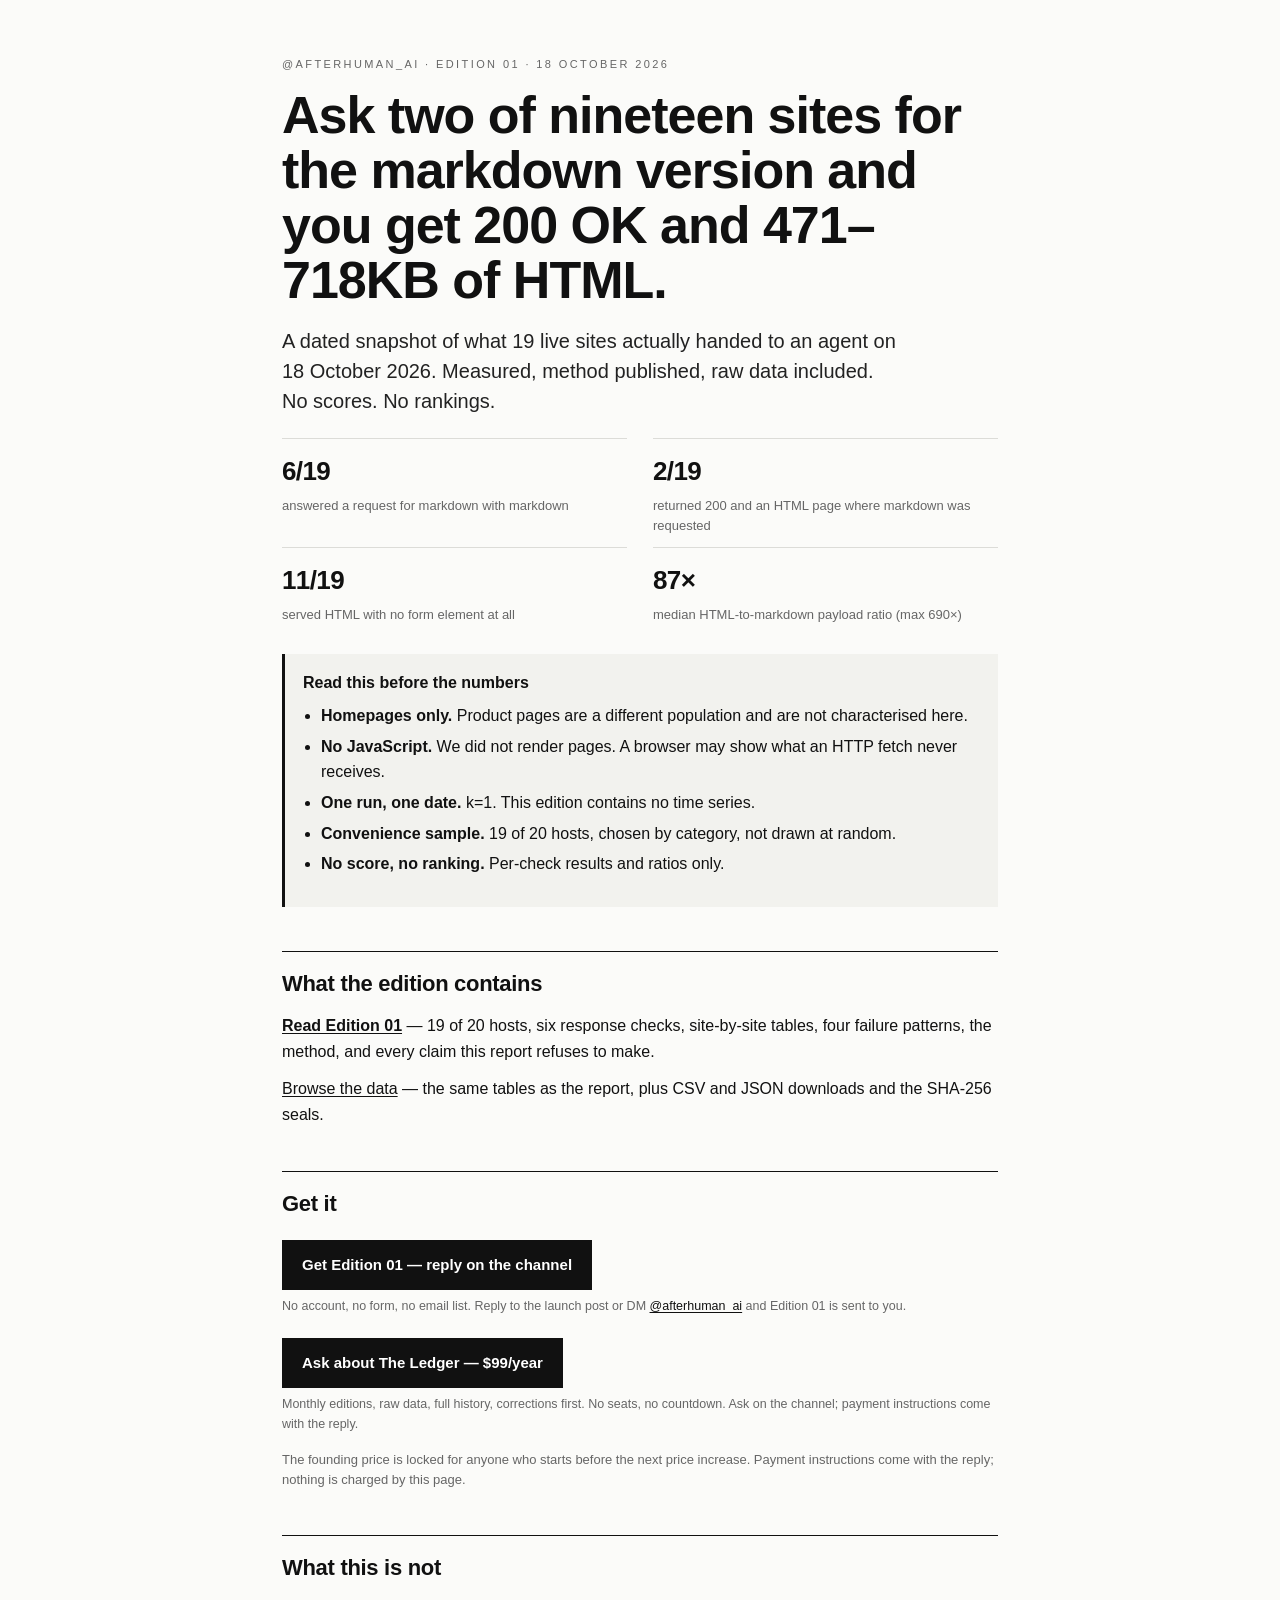
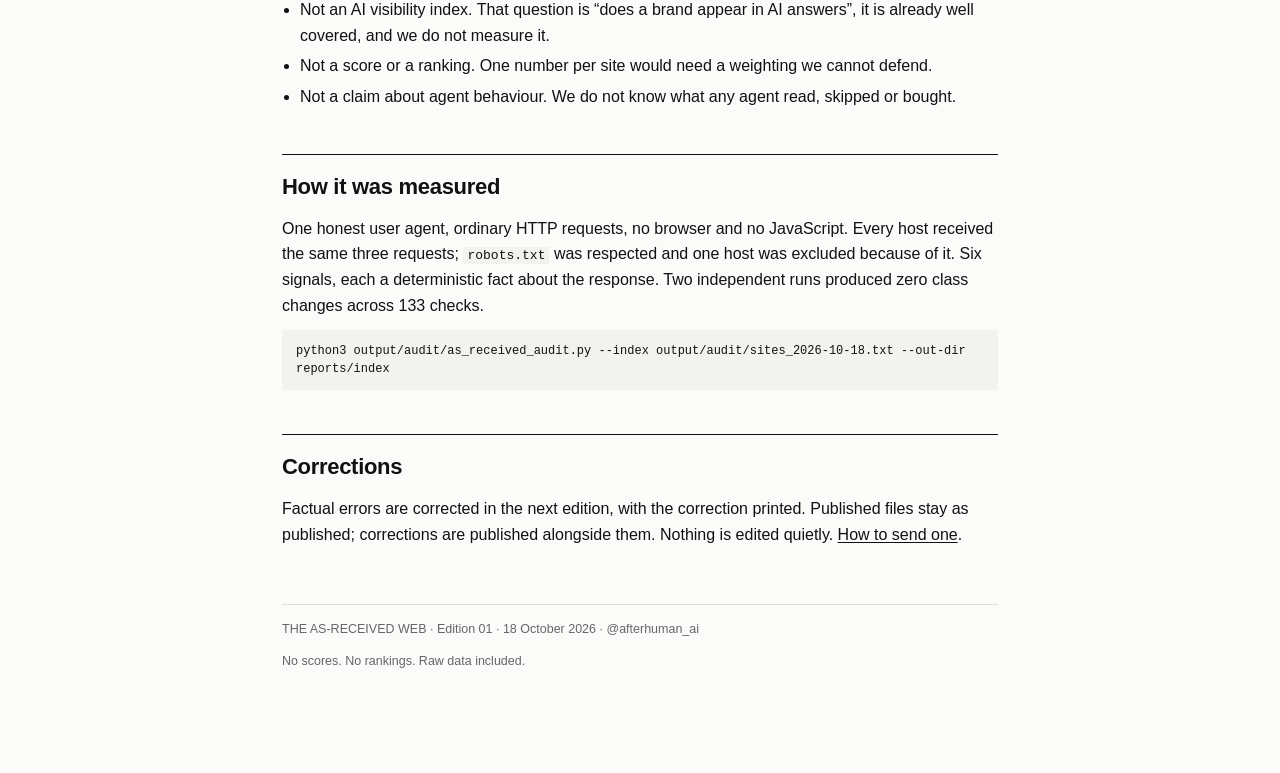
<file: index.html>
<!doctype html>
<html lang="en"><head><meta charset="utf-8">
<meta name="viewport" content="width=device-width,initial-scale=1">
<title>The As-Received Web — Edition 01</title>
<meta name="description" content="A dated snapshot of what 19 live sites actually handed to an agent on 18 October 2026. Measured, method published, raw data included. No scores. No rankings.">
<link rel="stylesheet" href="assets/site.css"></head><body>
<div class="wrap">
  <p class="kicker">@afterhuman_ai · Edition 01 · 18 October 2026</p>
  <h1>Ask two of nineteen sites for the markdown version and you get 200&nbsp;OK and 471–718KB of HTML.</h1>
  <p class="lede">A dated snapshot of what 19 live sites actually handed to an agent on 18 October 2026. Measured, method published, raw data included. No scores. No rankings.</p>

  <div class="grid">
    <div class="cell"><span class="v">6/19</span><span class="l">answered a request for markdown with markdown</span></div>
    <div class="cell"><span class="v">2/19</span><span class="l">returned 200 and an HTML page where markdown was requested</span></div>
    <div class="cell"><span class="v">11/19</span><span class="l">served HTML with no form element at all</span></div>
    <div class="cell"><span class="v">87×</span><span class="l">median HTML-to-markdown payload ratio (max 690×)</span></div>
  </div>

  <div class="box">
    <h3>Read this before the numbers</h3>
    <ul>
      <li><b>Homepages only.</b> Product pages are a different population and are not characterised here.</li>
      <li><b>No JavaScript.</b> We did not render pages. A browser may show what an HTTP fetch never receives.</li>
      <li><b>One run, one date.</b> k=1. This edition contains no time series.</li>
      <li><b>Convenience sample.</b> 19 of 20 hosts, chosen by category, not drawn at random.</li>
      <li><b>No score, no ranking.</b> Per-check results and ratios only.</li>
    </ul>
  </div>

  <h2>What the edition contains</h2>
  <p><a href="edition-01.html"><b>Read Edition 01</b></a> — 19 of 20 hosts, six response checks, site-by-site tables, four failure patterns, the method, and every claim this report refuses to make.</p>
  <p><a href="data.html">Browse the data</a> — the same tables as the report, plus CSV and JSON downloads and the SHA-256 seals.</p>

  <h2>Get it</h2>
  <a class="btn" href="https://x.com/afterhuman_ai">Get Edition 01 — reply on the channel</a><p class="note">No account, no form, no email list. Reply to the launch post or DM <a href="https://x.com/afterhuman_ai">@afterhuman_ai</a> and Edition 01 is sent to you.</p>
  <a class="btn" href="https://x.com/afterhuman_ai">Ask about The Ledger — $99/year</a><p class="note">Monthly editions, raw data, full history, corrections first. No seats, no countdown. Ask on the channel; payment instructions come with the reply.</p>
  <p class="small">The founding price is locked for anyone who starts before the next price increase. Payment instructions come with the reply; nothing is charged by this page.</p>

  <h2>What this is not</h2>
  <ul>
    <li>Not an AI visibility index. That question is “does a brand appear in AI answers”, it is already well covered, and we do not measure it.</li>
    <li>Not a score or a ranking. One number per site would need a weighting we cannot defend.</li>
    <li>Not a claim about agent behaviour. We do not know what any agent read, skipped or bought.</li>
  </ul>

  <h2>How it was measured</h2>
  <p>One honest user agent, ordinary HTTP requests, no browser and no JavaScript. Every host received the same three requests; <code>robots.txt</code> was respected and one host was excluded because of it. Six signals, each a deterministic fact about the response. Two independent runs produced zero class changes across 133 checks.</p>
  <pre>python3 output/audit/as_received_audit.py --index output/audit/sites_2026-10-18.txt --out-dir reports/index</pre>

  <h2>Corrections</h2>
  <p>Factual errors are corrected in the next edition, with the correction printed. Published files stay as published; corrections are published alongside them. Nothing is edited quietly. <a href="corrections.html">How to send one</a>.</p>

  <footer>
    <p>THE AS-RECEIVED WEB · Edition 01 · 18 October 2026 · @afterhuman_ai</p>
    <p>No scores. No rankings. Raw data included.</p>
  </footer>
</div></body></html>
</file>
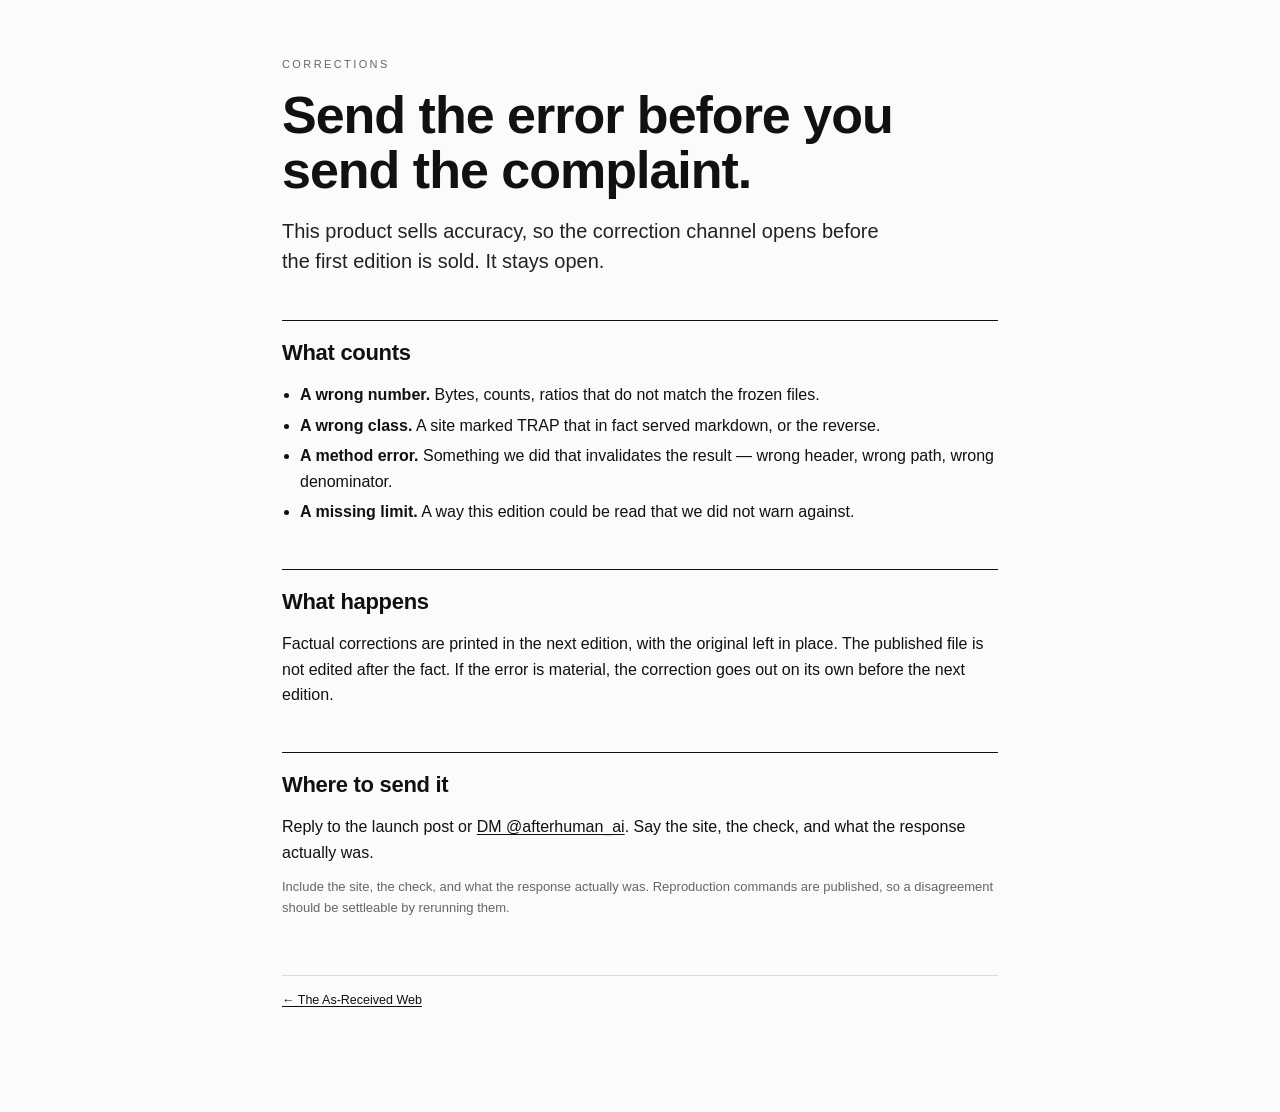
<file: corrections.html>
<!doctype html>
<html lang="en"><head><meta charset="utf-8">
<meta name="viewport" content="width=device-width,initial-scale=1">
<title>Corrections — The As-Received Web</title>
<link rel="stylesheet" href="assets/site.css"></head><body>
<div class="wrap">
<p class="kicker">Corrections</p>
<h1>Send the error before you send the complaint.</h1>
<p class="lede">This product sells accuracy, so the correction channel opens before the first edition is sold. It stays open.</p>

<h2>What counts</h2>
<ul>
  <li><b>A wrong number.</b> Bytes, counts, ratios that do not match the frozen files.</li>
  <li><b>A wrong class.</b> A site marked TRAP that in fact served markdown, or the reverse.</li>
  <li><b>A method error.</b> Something we did that invalidates the result — wrong header, wrong path, wrong denominator.</li>
  <li><b>A missing limit.</b> A way this edition could be read that we did not warn against.</li>
</ul>

<h2>What happens</h2>
<p>Factual corrections are printed in the next edition, with the original left in place. The published file is not edited after the fact. If the error is material, the correction goes out on its own before the next edition.</p>

<h2>Where to send it</h2>
<p>Reply to the launch post or <a href="https://x.com/afterhuman_ai">DM @afterhuman_ai</a>. Say the site, the check, and what the response actually was.</p>
<p class="small">Include the site, the check, and what the response actually was. Reproduction commands are published, so a disagreement should be settleable by rerunning them.</p>

<footer><p><a href="index.html">← The As-Received Web</a></p></footer>
</div></body></html>
</file>
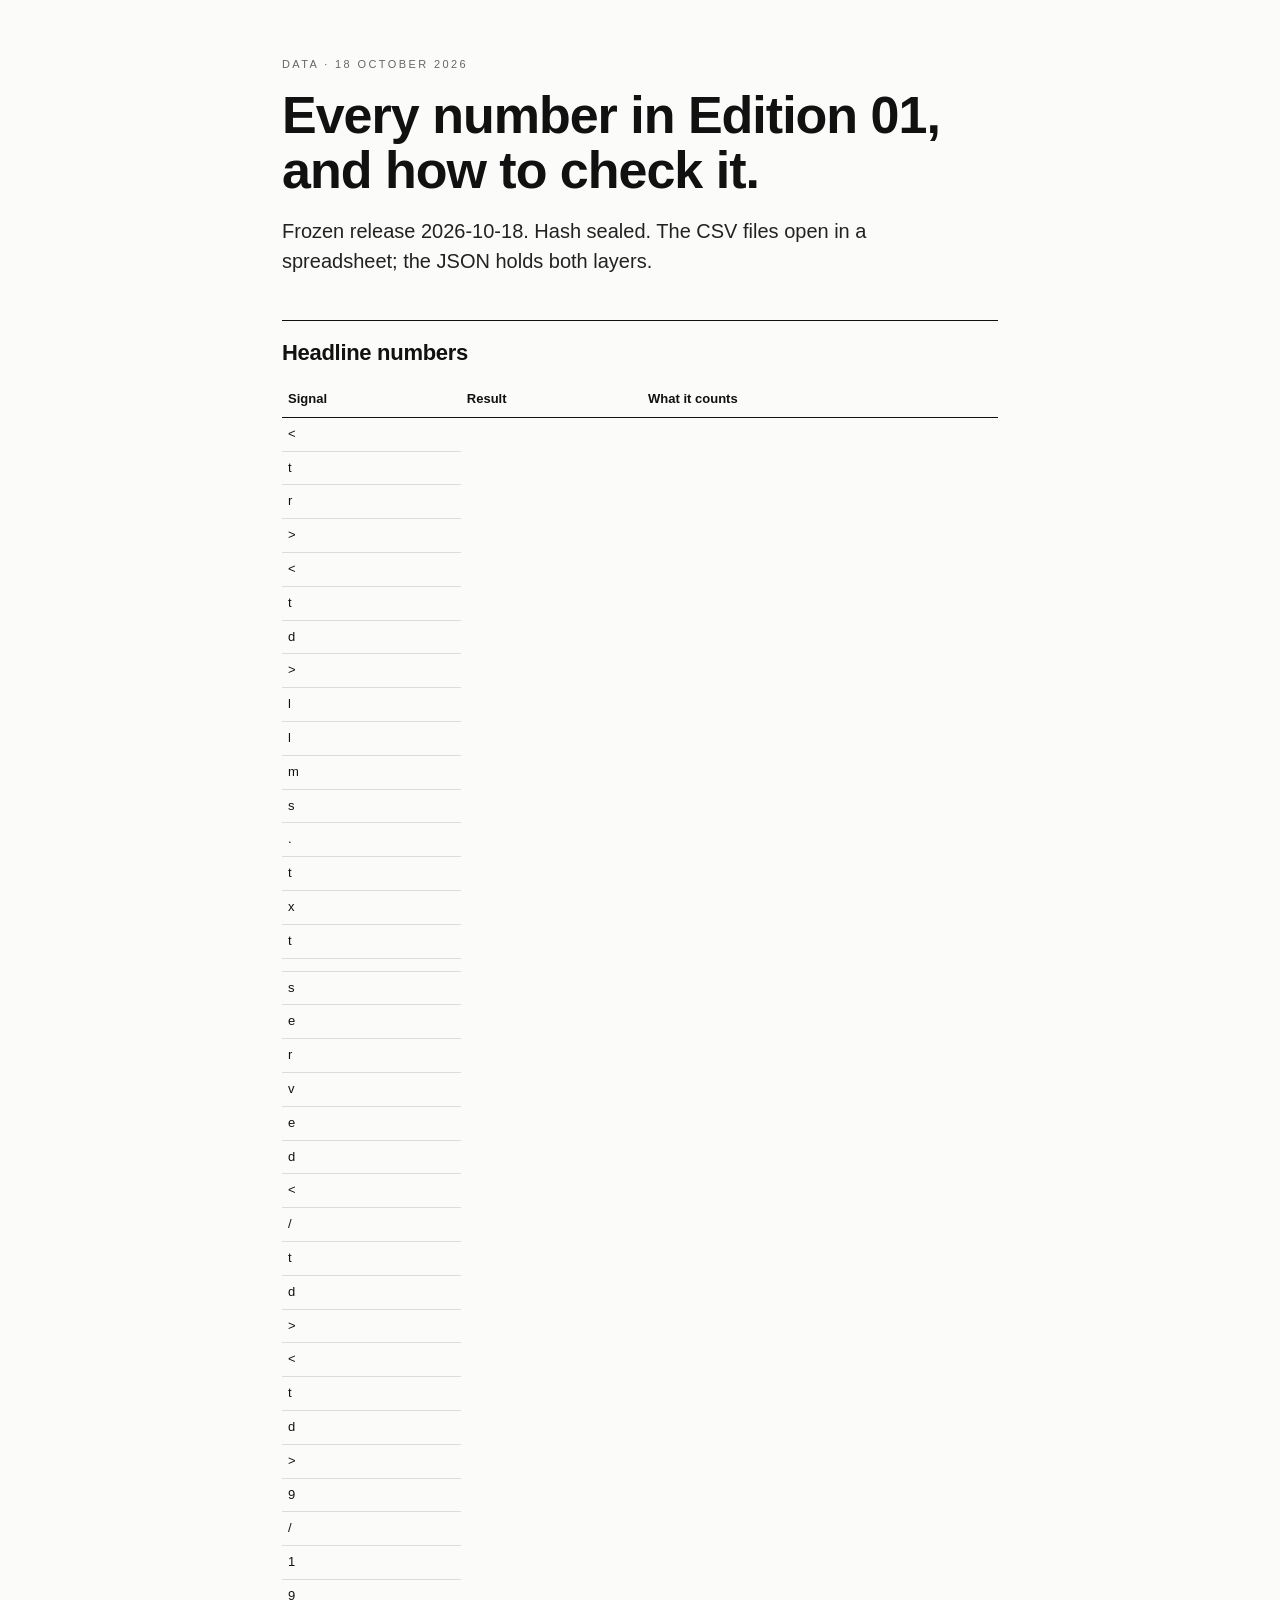
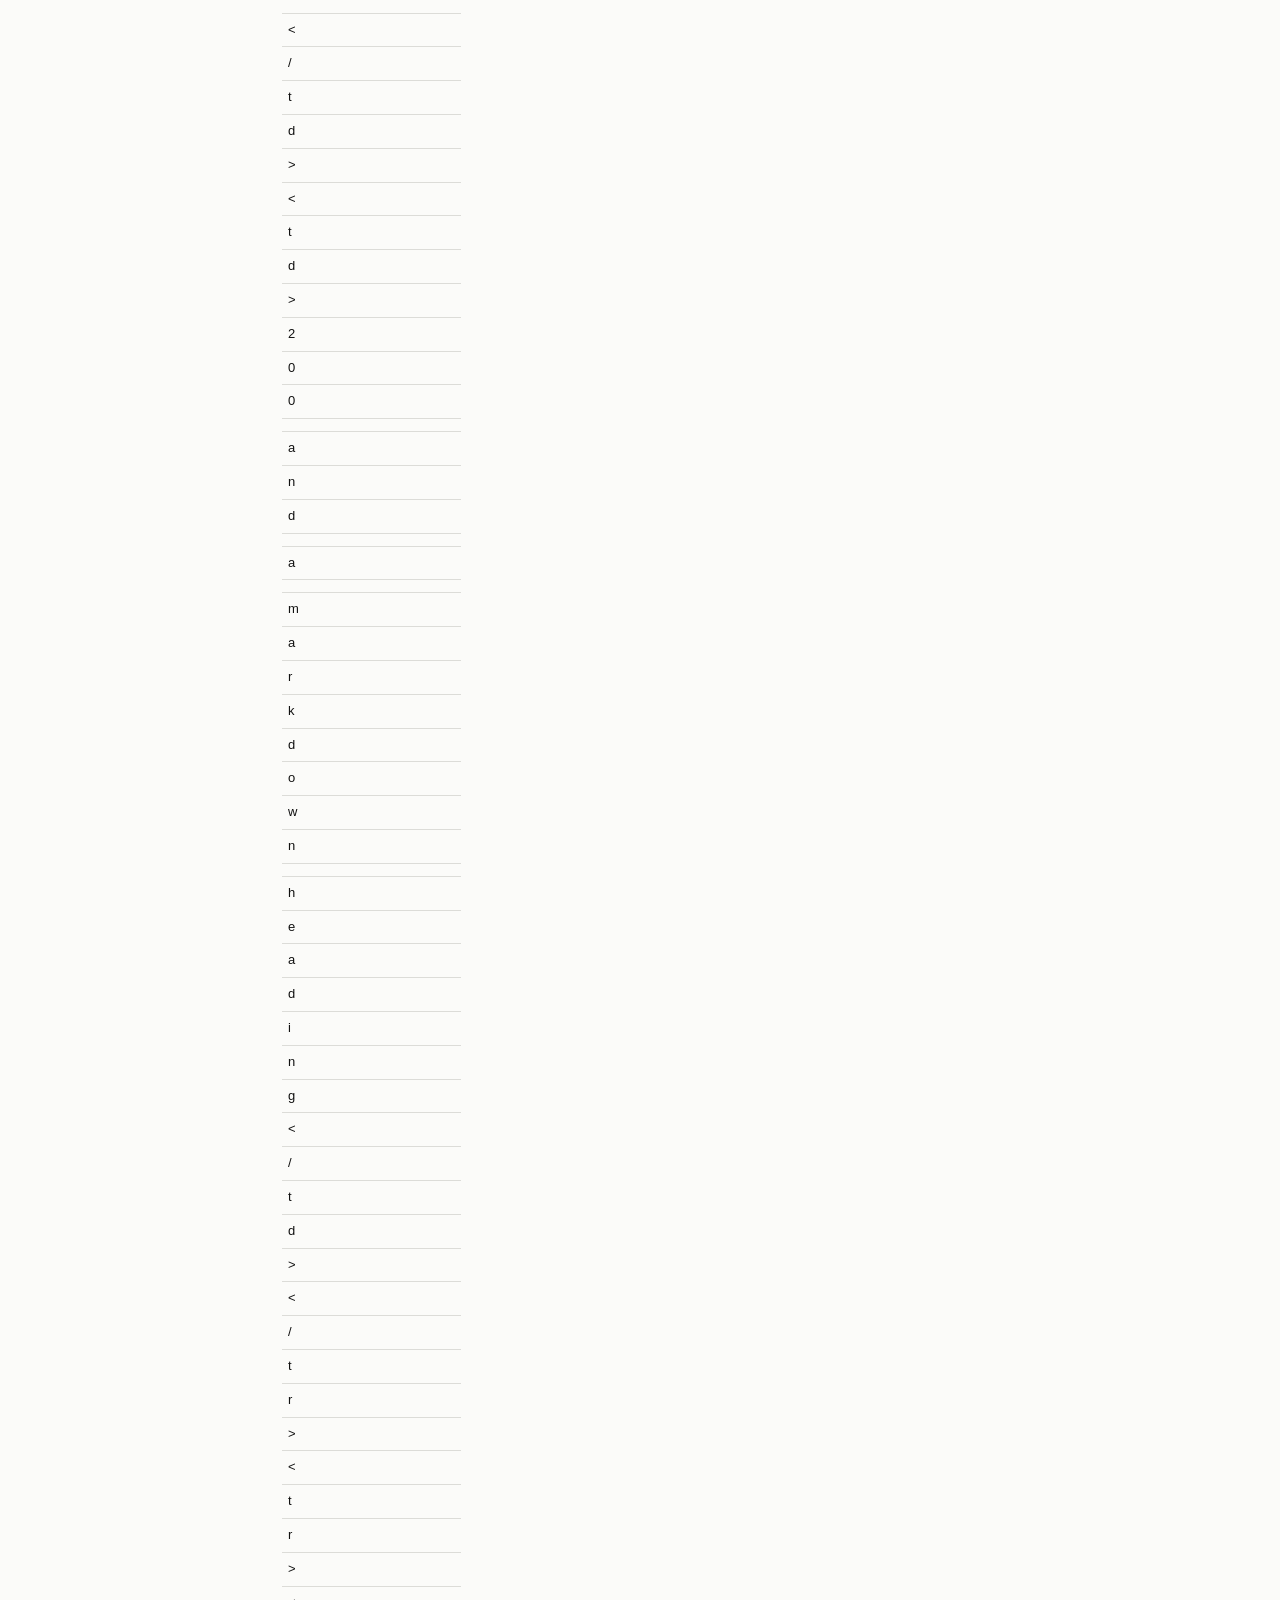
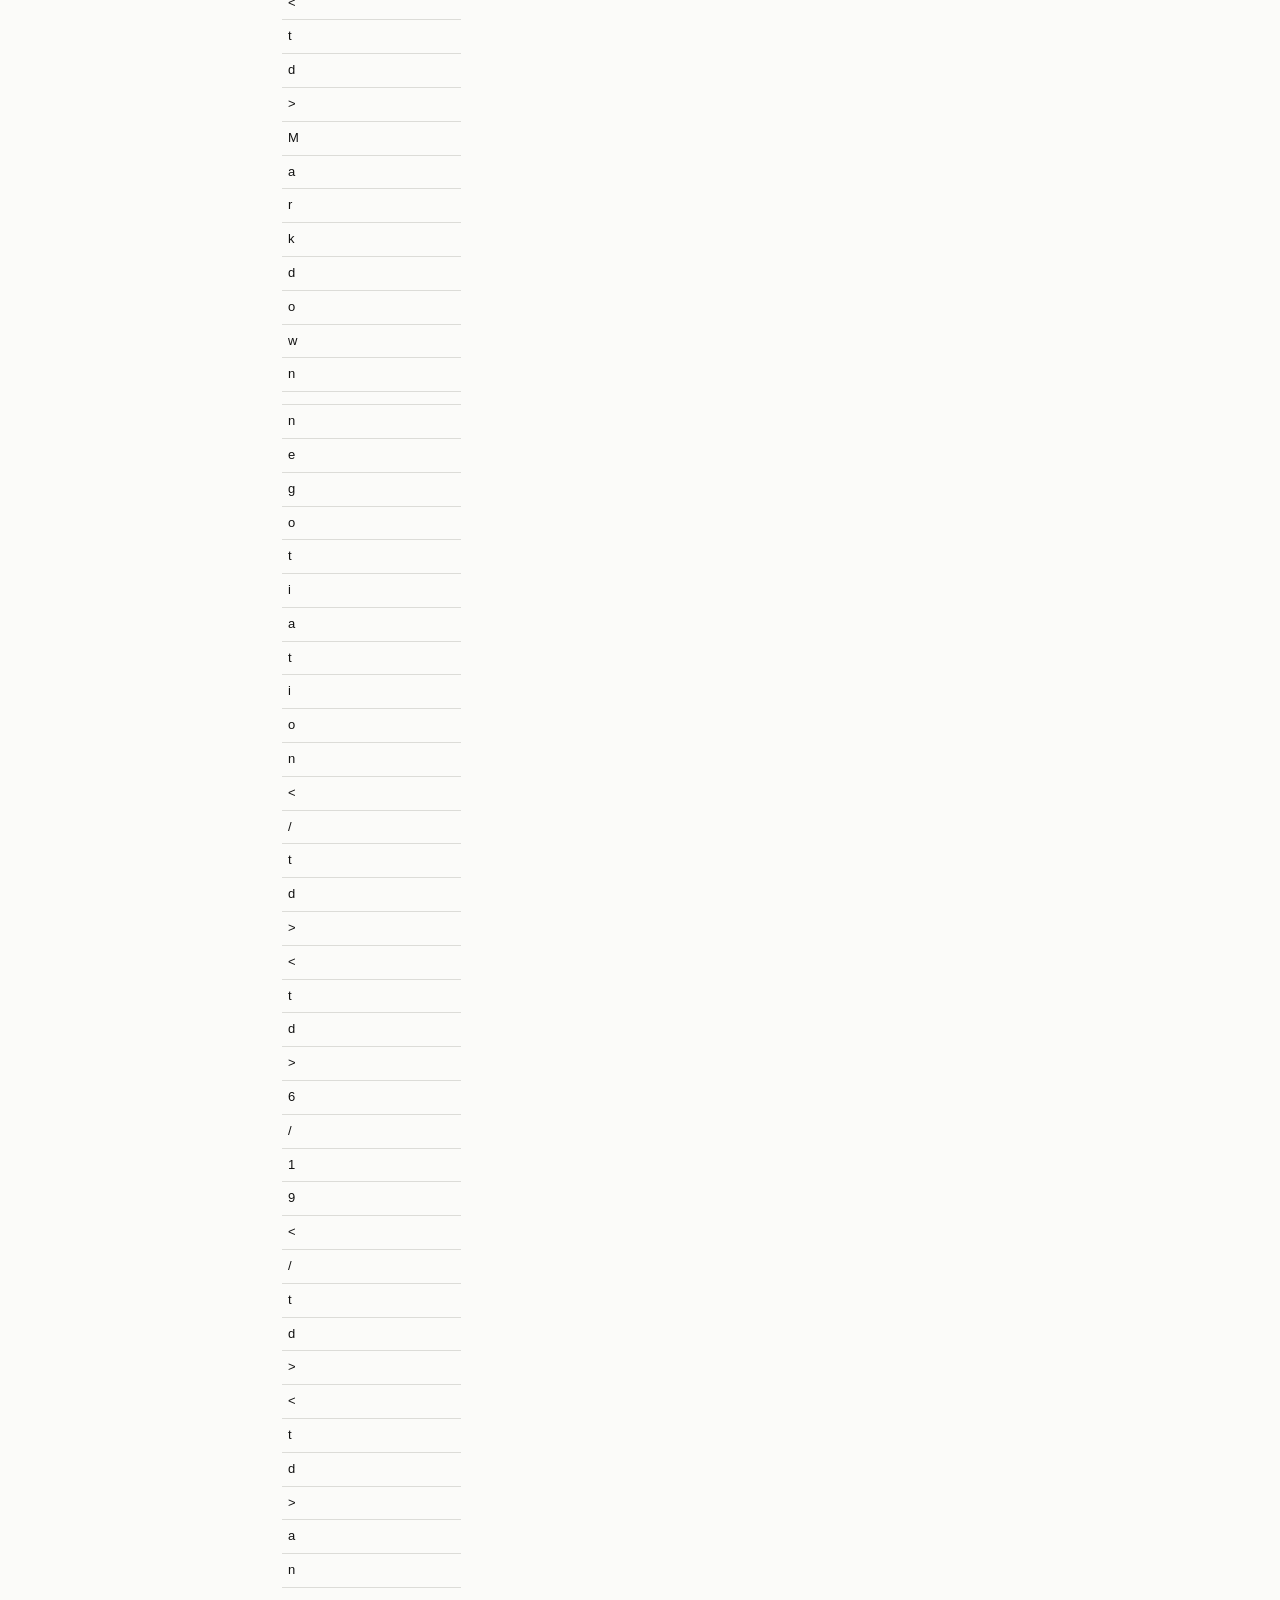
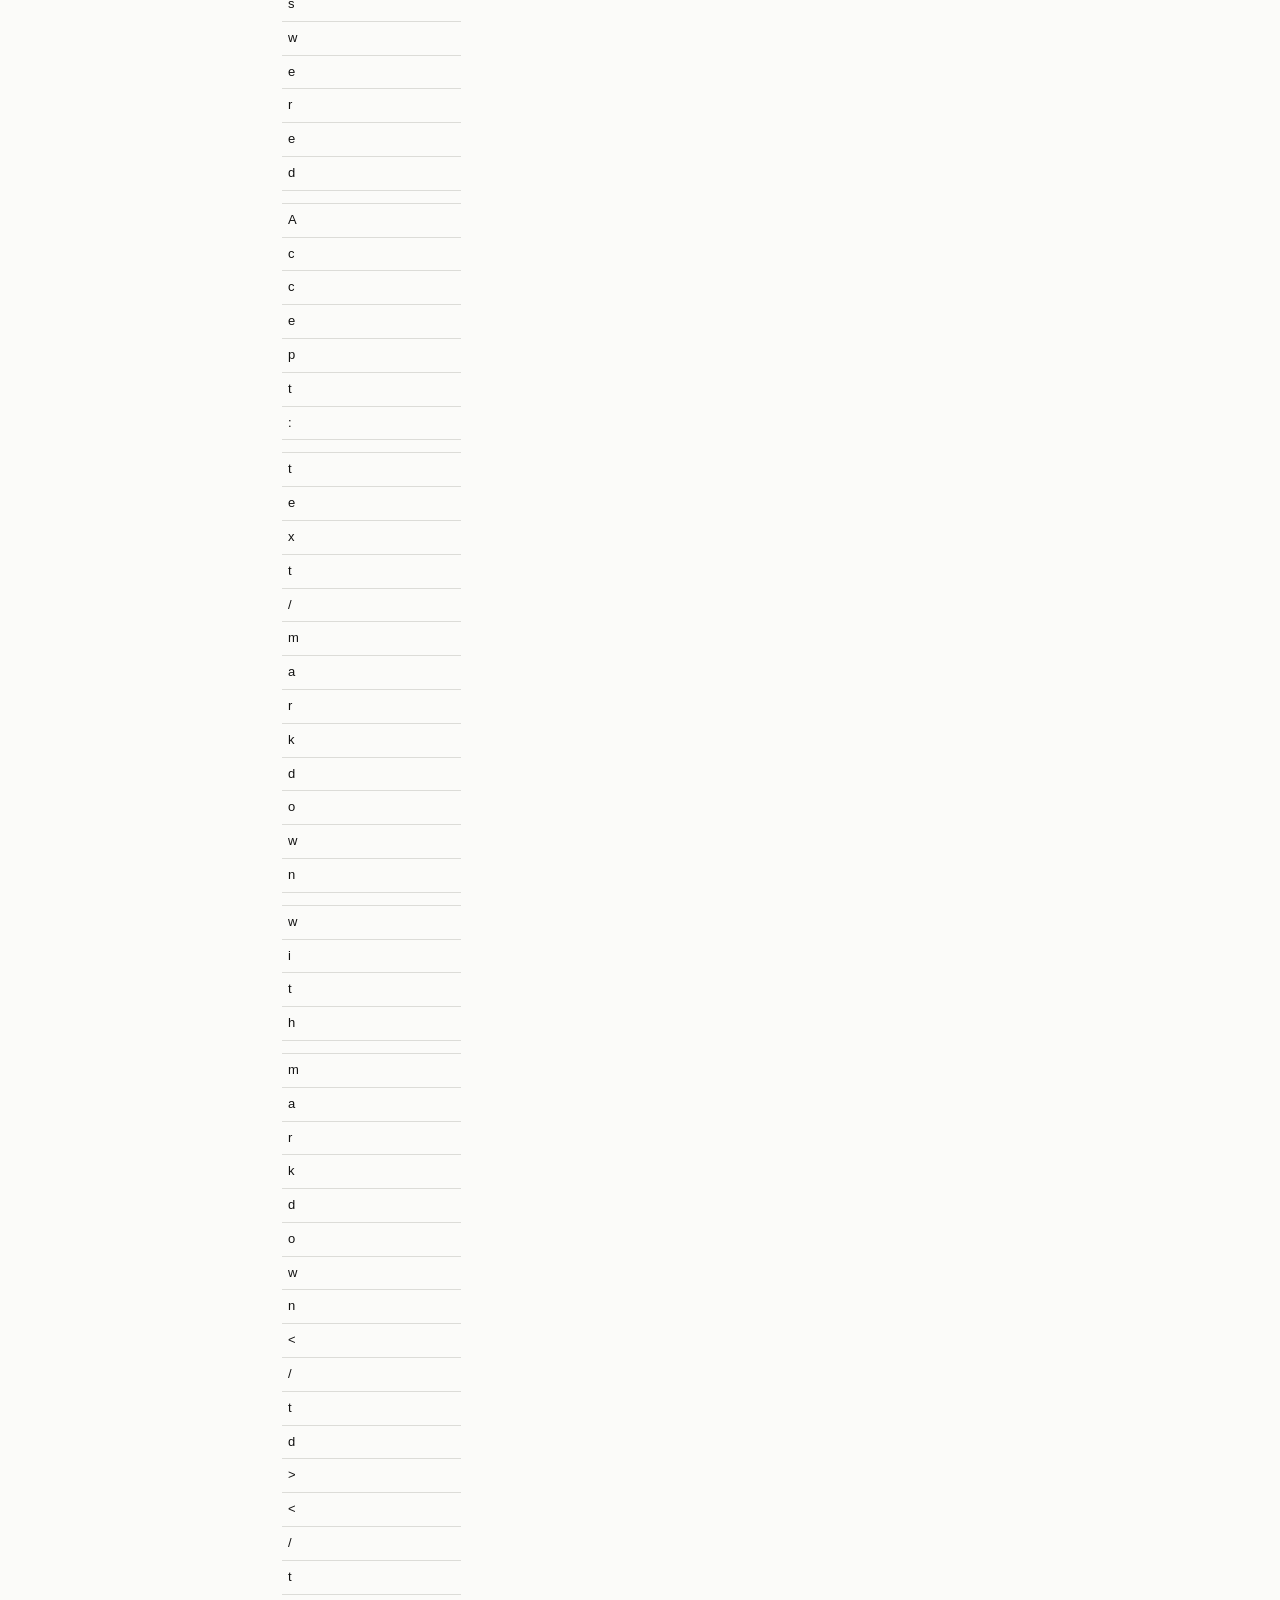
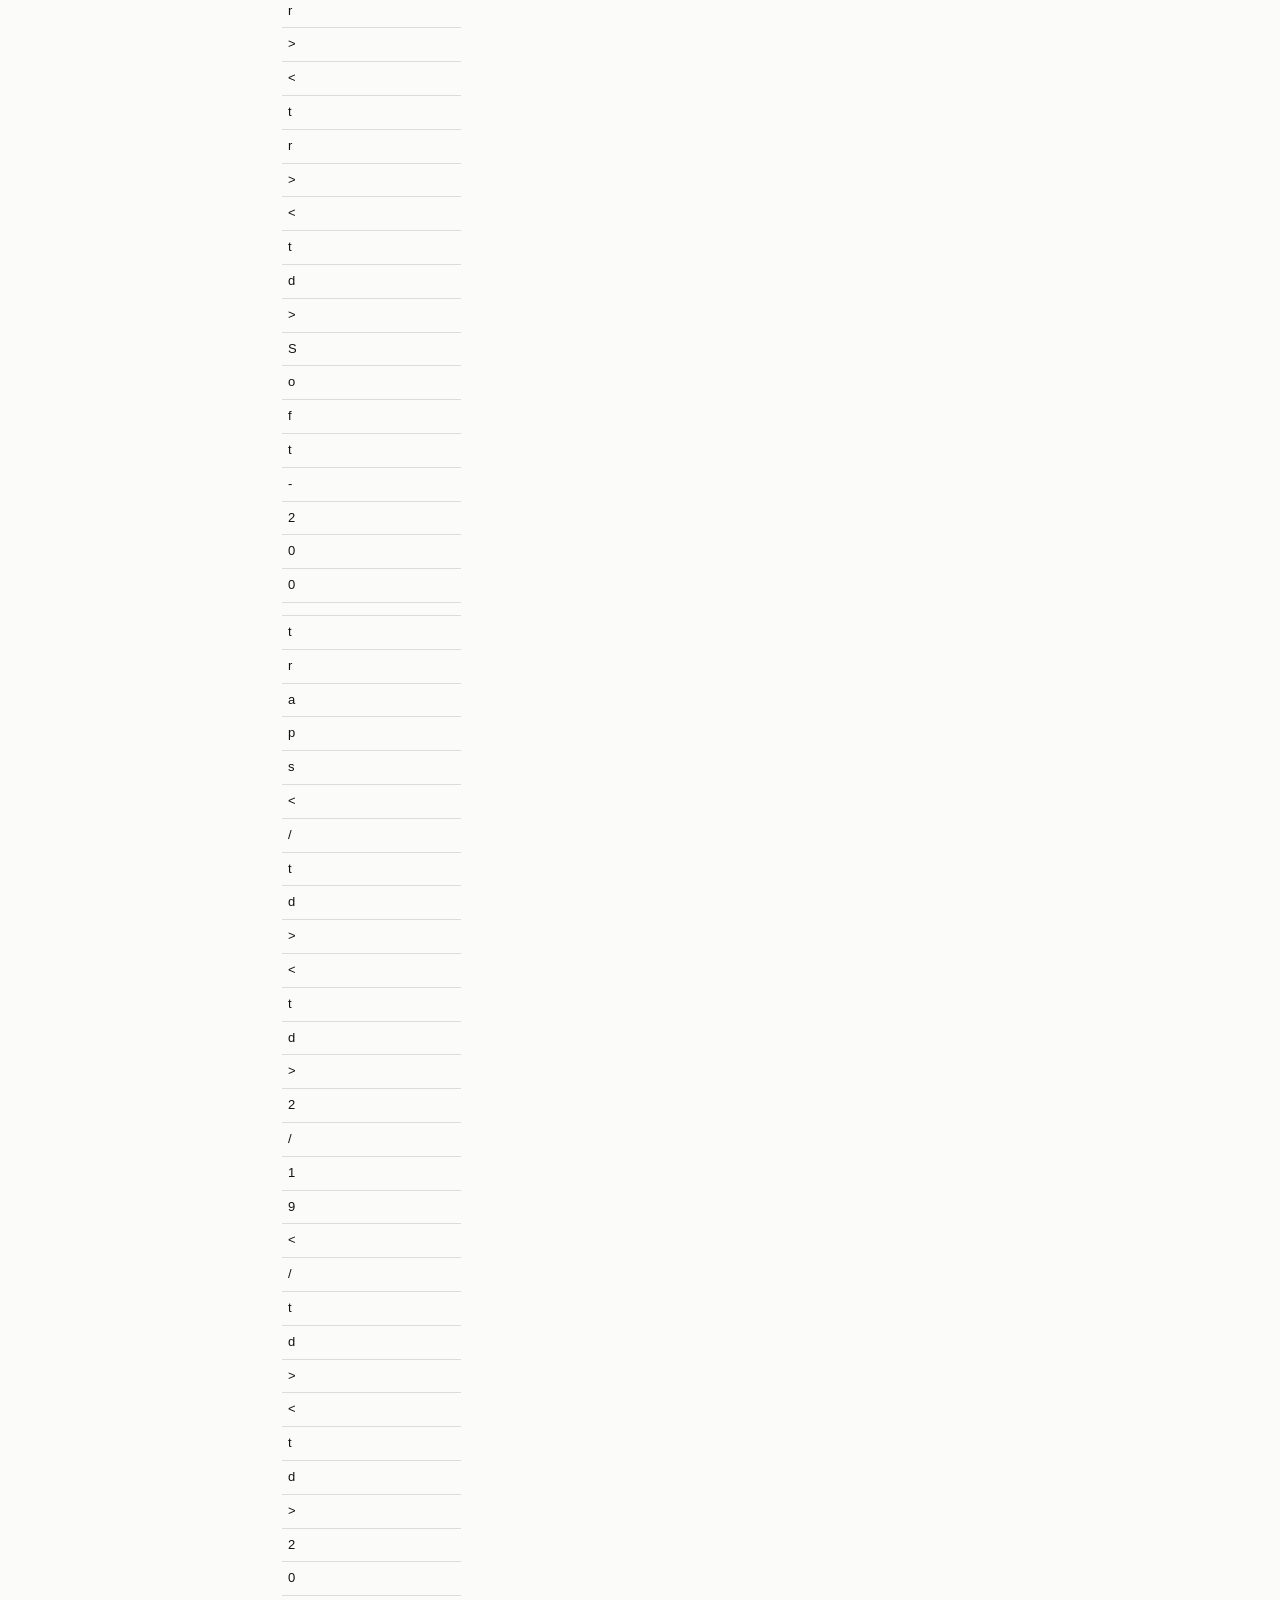
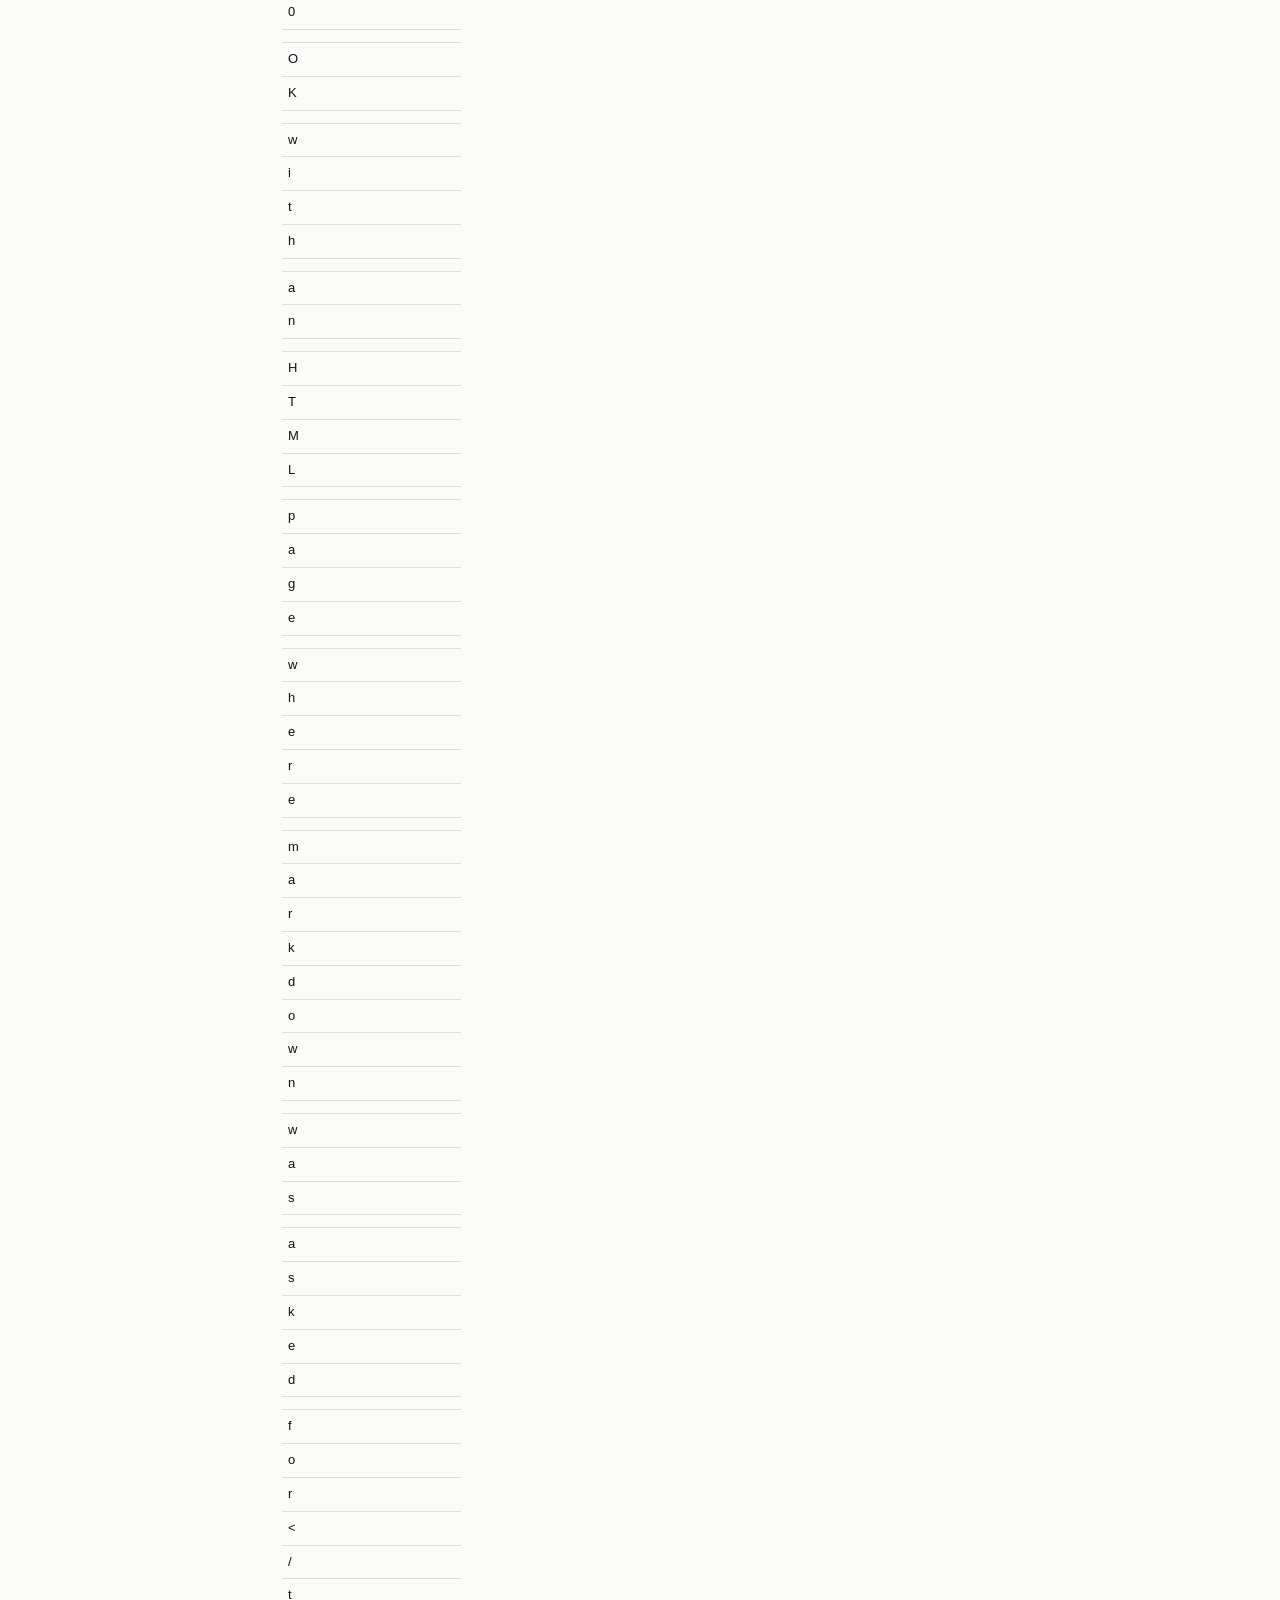
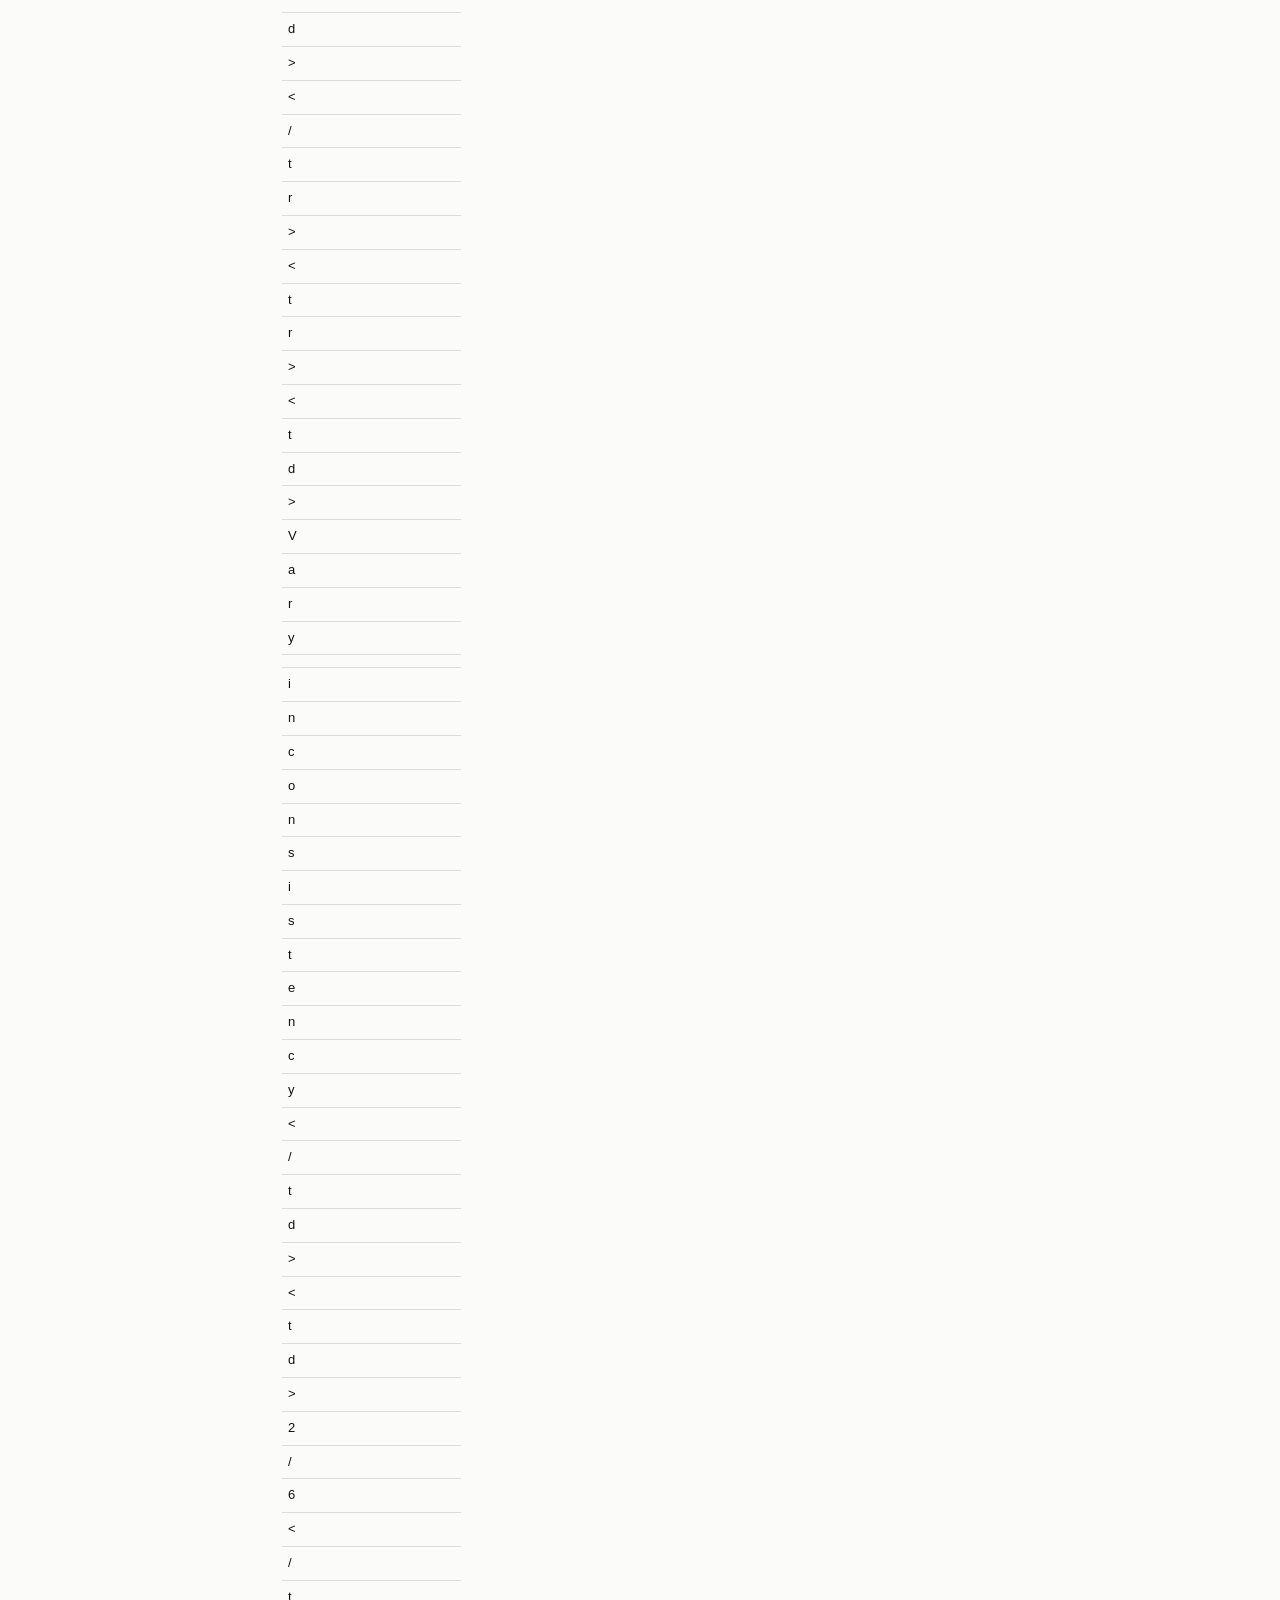
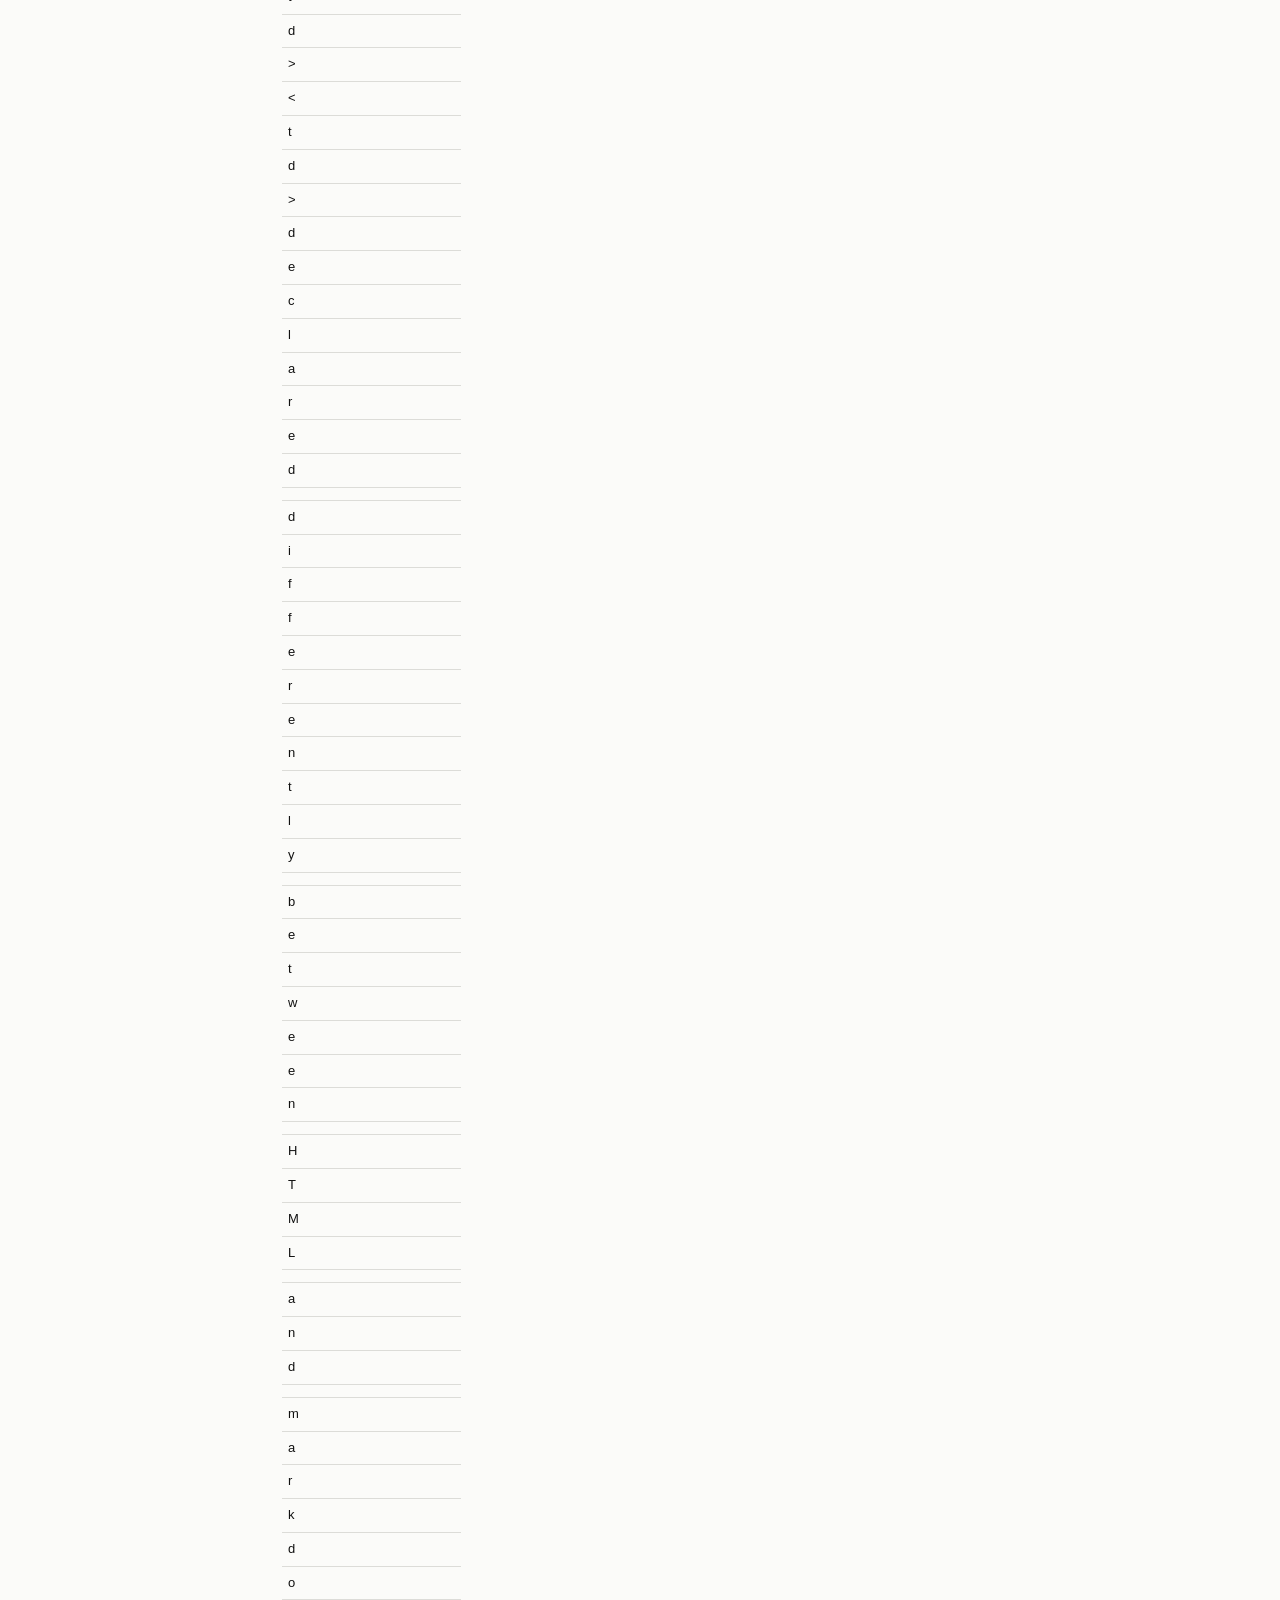
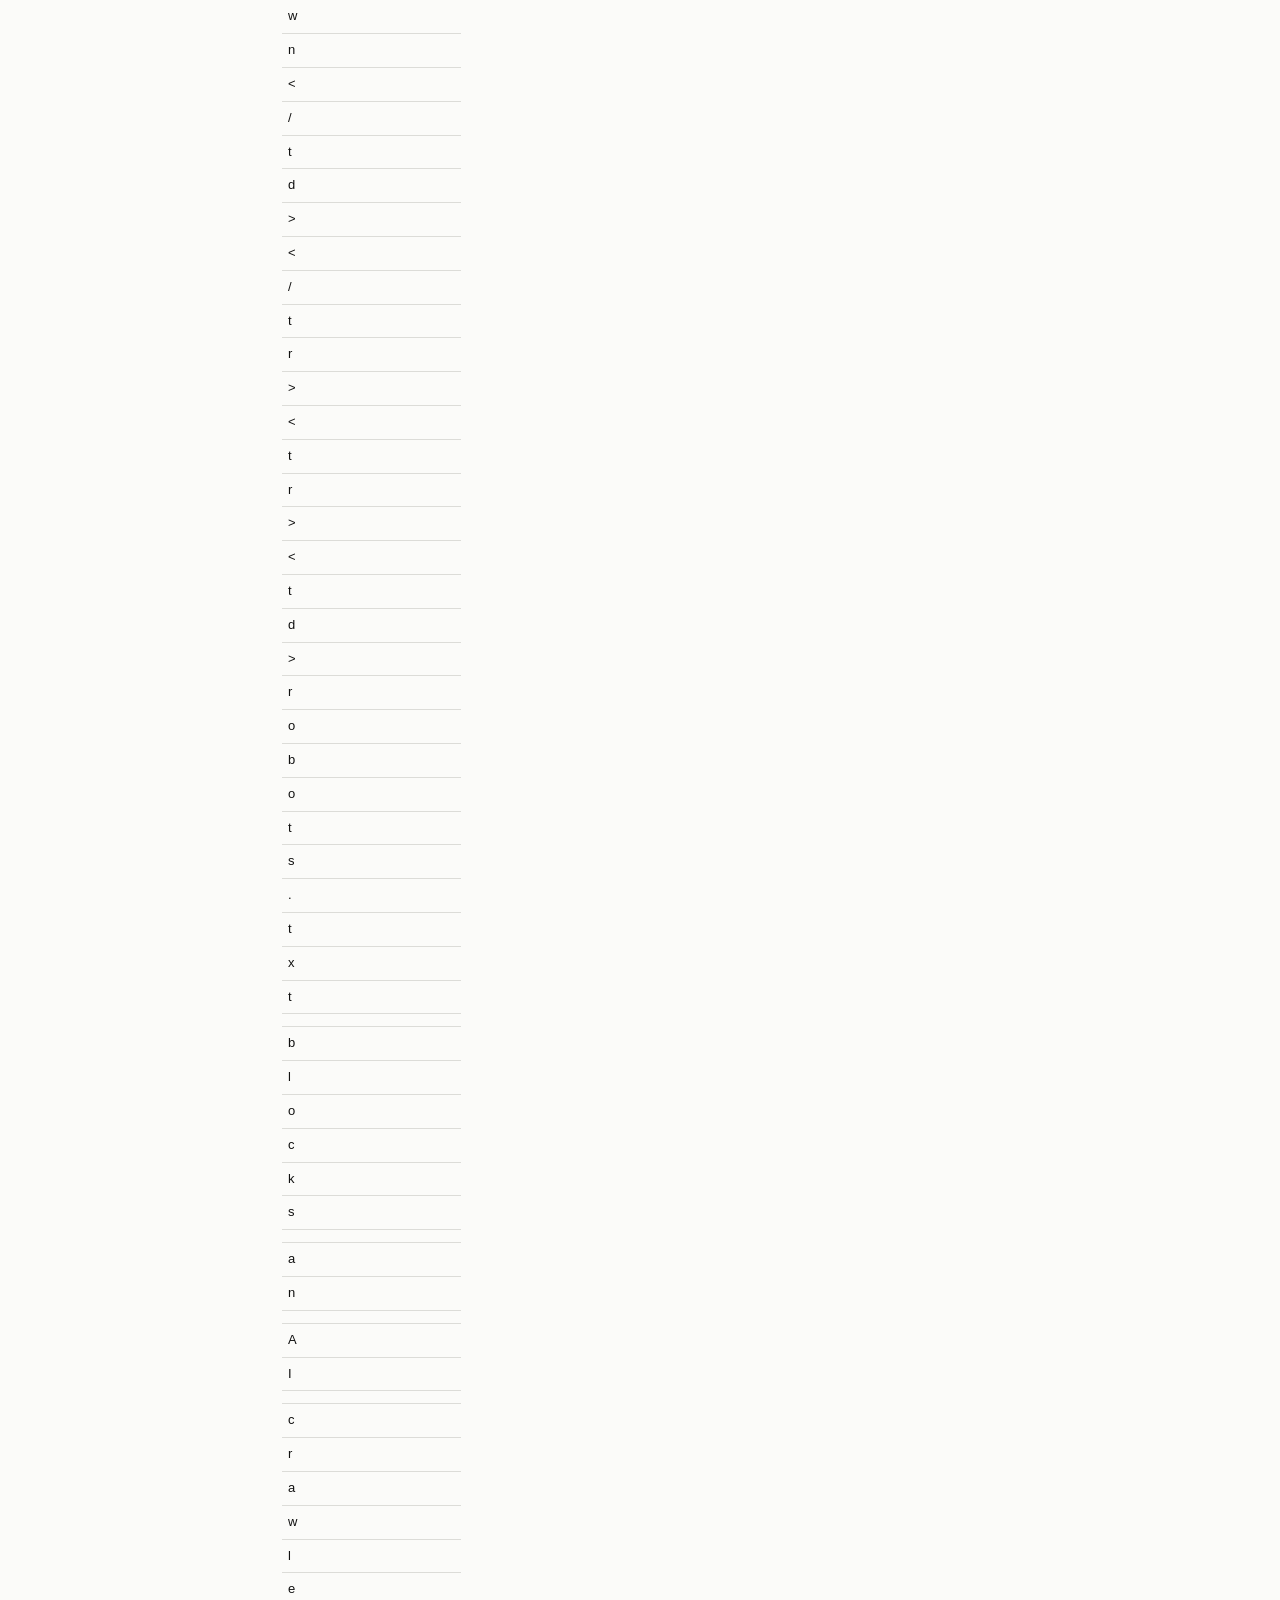
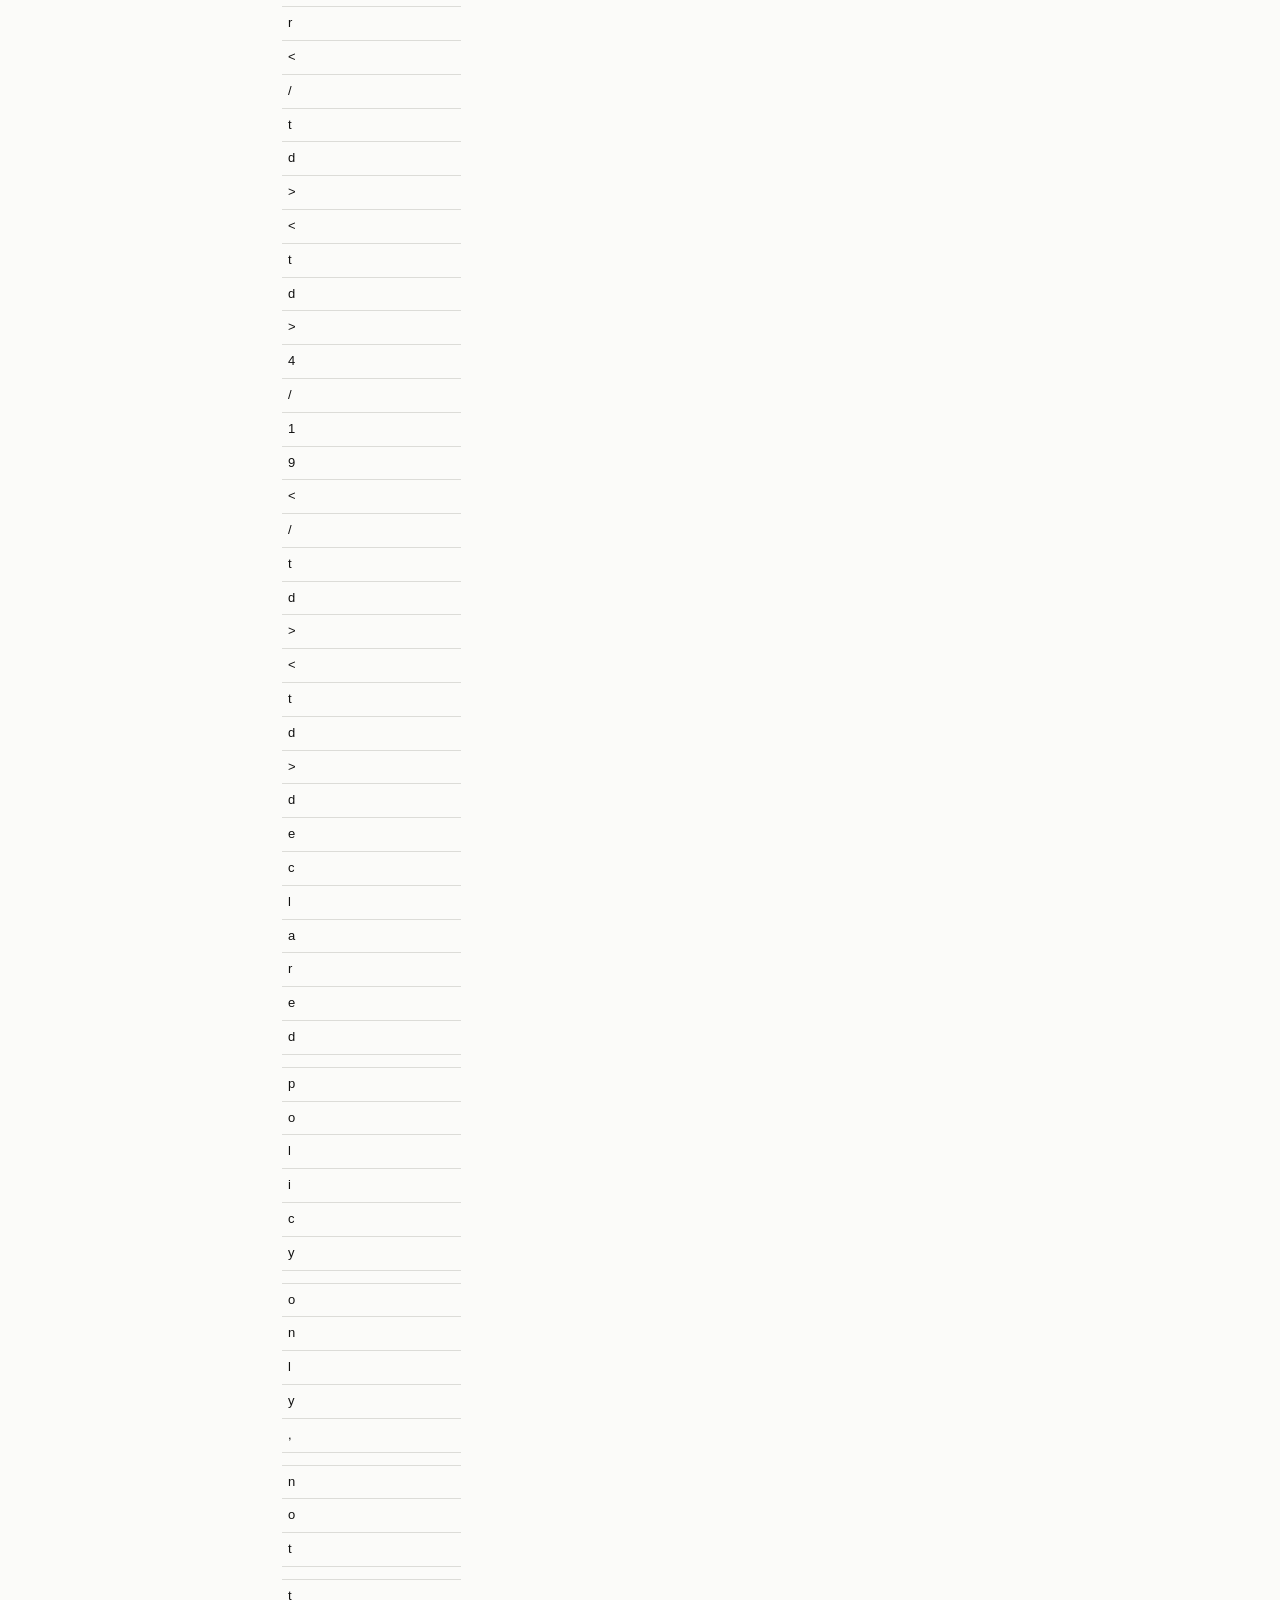
<file: data.html>
<!doctype html>
<html lang="en"><head><meta charset="utf-8">
<meta name="viewport" content="width=device-width,initial-scale=1">
<title>Data — The As-Received Web, Edition 01</title>
<link rel="stylesheet" href="assets/site.css"></head><body>
<div class="wrap">
<p class="kicker">Data · 18 October 2026</p>
<h1>Every number in Edition 01, and how to check it.</h1>
<p class="lede">Frozen release 2026-10-18. Hash sealed. The CSV files open in a spreadsheet; the JSON holds both layers.</p>

<h2>Headline numbers</h2>
<table class=""><thead><tr><th>Signal</th><th>Result</th><th>What it counts</th></tr></thead><tbody><tr><td><</td></tr><tr><td>t</td></tr><tr><td>r</td></tr><tr><td>></td></tr><tr><td><</td></tr><tr><td>t</td></tr><tr><td>d</td></tr><tr><td>></td></tr><tr><td>l</td></tr><tr><td>l</td></tr><tr><td>m</td></tr><tr><td>s</td></tr><tr><td>.</td></tr><tr><td>t</td></tr><tr><td>x</td></tr><tr><td>t</td></tr><tr><td> </td></tr><tr><td>s</td></tr><tr><td>e</td></tr><tr><td>r</td></tr><tr><td>v</td></tr><tr><td>e</td></tr><tr><td>d</td></tr><tr><td><</td></tr><tr><td>/</td></tr><tr><td>t</td></tr><tr><td>d</td></tr><tr><td>></td></tr><tr><td><</td></tr><tr><td>t</td></tr><tr><td>d</td></tr><tr><td>></td></tr><tr><td>9</td></tr><tr><td>/</td></tr><tr><td>1</td></tr><tr><td>9</td></tr><tr><td><</td></tr><tr><td>/</td></tr><tr><td>t</td></tr><tr><td>d</td></tr><tr><td>></td></tr><tr><td><</td></tr><tr><td>t</td></tr><tr><td>d</td></tr><tr><td>></td></tr><tr><td>2</td></tr><tr><td>0</td></tr><tr><td>0</td></tr><tr><td> </td></tr><tr><td>a</td></tr><tr><td>n</td></tr><tr><td>d</td></tr><tr><td> </td></tr><tr><td>a</td></tr><tr><td> </td></tr><tr><td>m</td></tr><tr><td>a</td></tr><tr><td>r</td></tr><tr><td>k</td></tr><tr><td>d</td></tr><tr><td>o</td></tr><tr><td>w</td></tr><tr><td>n</td></tr><tr><td> </td></tr><tr><td>h</td></tr><tr><td>e</td></tr><tr><td>a</td></tr><tr><td>d</td></tr><tr><td>i</td></tr><tr><td>n</td></tr><tr><td>g</td></tr><tr><td><</td></tr><tr><td>/</td></tr><tr><td>t</td></tr><tr><td>d</td></tr><tr><td>></td></tr><tr><td><</td></tr><tr><td>/</td></tr><tr><td>t</td></tr><tr><td>r</td></tr><tr><td>></td></tr><tr><td><</td></tr><tr><td>t</td></tr><tr><td>r</td></tr><tr><td>></td></tr><tr><td><</td></tr><tr><td>t</td></tr><tr><td>d</td></tr><tr><td>></td></tr><tr><td>M</td></tr><tr><td>a</td></tr><tr><td>r</td></tr><tr><td>k</td></tr><tr><td>d</td></tr><tr><td>o</td></tr><tr><td>w</td></tr><tr><td>n</td></tr><tr><td> </td></tr><tr><td>n</td></tr><tr><td>e</td></tr><tr><td>g</td></tr><tr><td>o</td></tr><tr><td>t</td></tr><tr><td>i</td></tr><tr><td>a</td></tr><tr><td>t</td></tr><tr><td>i</td></tr><tr><td>o</td></tr><tr><td>n</td></tr><tr><td><</td></tr><tr><td>/</td></tr><tr><td>t</td></tr><tr><td>d</td></tr><tr><td>></td></tr><tr><td><</td></tr><tr><td>t</td></tr><tr><td>d</td></tr><tr><td>></td></tr><tr><td>6</td></tr><tr><td>/</td></tr><tr><td>1</td></tr><tr><td>9</td></tr><tr><td><</td></tr><tr><td>/</td></tr><tr><td>t</td></tr><tr><td>d</td></tr><tr><td>></td></tr><tr><td><</td></tr><tr><td>t</td></tr><tr><td>d</td></tr><tr><td>></td></tr><tr><td>a</td></tr><tr><td>n</td></tr><tr><td>s</td></tr><tr><td>w</td></tr><tr><td>e</td></tr><tr><td>r</td></tr><tr><td>e</td></tr><tr><td>d</td></tr><tr><td> </td></tr><tr><td>A</td></tr><tr><td>c</td></tr><tr><td>c</td></tr><tr><td>e</td></tr><tr><td>p</td></tr><tr><td>t</td></tr><tr><td>:</td></tr><tr><td> </td></tr><tr><td>t</td></tr><tr><td>e</td></tr><tr><td>x</td></tr><tr><td>t</td></tr><tr><td>/</td></tr><tr><td>m</td></tr><tr><td>a</td></tr><tr><td>r</td></tr><tr><td>k</td></tr><tr><td>d</td></tr><tr><td>o</td></tr><tr><td>w</td></tr><tr><td>n</td></tr><tr><td> </td></tr><tr><td>w</td></tr><tr><td>i</td></tr><tr><td>t</td></tr><tr><td>h</td></tr><tr><td> </td></tr><tr><td>m</td></tr><tr><td>a</td></tr><tr><td>r</td></tr><tr><td>k</td></tr><tr><td>d</td></tr><tr><td>o</td></tr><tr><td>w</td></tr><tr><td>n</td></tr><tr><td><</td></tr><tr><td>/</td></tr><tr><td>t</td></tr><tr><td>d</td></tr><tr><td>></td></tr><tr><td><</td></tr><tr><td>/</td></tr><tr><td>t</td></tr><tr><td>r</td></tr><tr><td>></td></tr><tr><td><</td></tr><tr><td>t</td></tr><tr><td>r</td></tr><tr><td>></td></tr><tr><td><</td></tr><tr><td>t</td></tr><tr><td>d</td></tr><tr><td>></td></tr><tr><td>S</td></tr><tr><td>o</td></tr><tr><td>f</td></tr><tr><td>t</td></tr><tr><td>-</td></tr><tr><td>2</td></tr><tr><td>0</td></tr><tr><td>0</td></tr><tr><td> </td></tr><tr><td>t</td></tr><tr><td>r</td></tr><tr><td>a</td></tr><tr><td>p</td></tr><tr><td>s</td></tr><tr><td><</td></tr><tr><td>/</td></tr><tr><td>t</td></tr><tr><td>d</td></tr><tr><td>></td></tr><tr><td><</td></tr><tr><td>t</td></tr><tr><td>d</td></tr><tr><td>></td></tr><tr><td>2</td></tr><tr><td>/</td></tr><tr><td>1</td></tr><tr><td>9</td></tr><tr><td><</td></tr><tr><td>/</td></tr><tr><td>t</td></tr><tr><td>d</td></tr><tr><td>></td></tr><tr><td><</td></tr><tr><td>t</td></tr><tr><td>d</td></tr><tr><td>></td></tr><tr><td>2</td></tr><tr><td>0</td></tr><tr><td>0</td></tr><tr><td> </td></tr><tr><td>O</td></tr><tr><td>K</td></tr><tr><td> </td></tr><tr><td>w</td></tr><tr><td>i</td></tr><tr><td>t</td></tr><tr><td>h</td></tr><tr><td> </td></tr><tr><td>a</td></tr><tr><td>n</td></tr><tr><td> </td></tr><tr><td>H</td></tr><tr><td>T</td></tr><tr><td>M</td></tr><tr><td>L</td></tr><tr><td> </td></tr><tr><td>p</td></tr><tr><td>a</td></tr><tr><td>g</td></tr><tr><td>e</td></tr><tr><td> </td></tr><tr><td>w</td></tr><tr><td>h</td></tr><tr><td>e</td></tr><tr><td>r</td></tr><tr><td>e</td></tr><tr><td> </td></tr><tr><td>m</td></tr><tr><td>a</td></tr><tr><td>r</td></tr><tr><td>k</td></tr><tr><td>d</td></tr><tr><td>o</td></tr><tr><td>w</td></tr><tr><td>n</td></tr><tr><td> </td></tr><tr><td>w</td></tr><tr><td>a</td></tr><tr><td>s</td></tr><tr><td> </td></tr><tr><td>a</td></tr><tr><td>s</td></tr><tr><td>k</td></tr><tr><td>e</td></tr><tr><td>d</td></tr><tr><td> </td></tr><tr><td>f</td></tr><tr><td>o</td></tr><tr><td>r</td></tr><tr><td><</td></tr><tr><td>/</td></tr><tr><td>t</td></tr><tr><td>d</td></tr><tr><td>></td></tr><tr><td><</td></tr><tr><td>/</td></tr><tr><td>t</td></tr><tr><td>r</td></tr><tr><td>></td></tr><tr><td><</td></tr><tr><td>t</td></tr><tr><td>r</td></tr><tr><td>></td></tr><tr><td><</td></tr><tr><td>t</td></tr><tr><td>d</td></tr><tr><td>></td></tr><tr><td>V</td></tr><tr><td>a</td></tr><tr><td>r</td></tr><tr><td>y</td></tr><tr><td> </td></tr><tr><td>i</td></tr><tr><td>n</td></tr><tr><td>c</td></tr><tr><td>o</td></tr><tr><td>n</td></tr><tr><td>s</td></tr><tr><td>i</td></tr><tr><td>s</td></tr><tr><td>t</td></tr><tr><td>e</td></tr><tr><td>n</td></tr><tr><td>c</td></tr><tr><td>y</td></tr><tr><td><</td></tr><tr><td>/</td></tr><tr><td>t</td></tr><tr><td>d</td></tr><tr><td>></td></tr><tr><td><</td></tr><tr><td>t</td></tr><tr><td>d</td></tr><tr><td>></td></tr><tr><td>2</td></tr><tr><td>/</td></tr><tr><td>6</td></tr><tr><td><</td></tr><tr><td>/</td></tr><tr><td>t</td></tr><tr><td>d</td></tr><tr><td>></td></tr><tr><td><</td></tr><tr><td>t</td></tr><tr><td>d</td></tr><tr><td>></td></tr><tr><td>d</td></tr><tr><td>e</td></tr><tr><td>c</td></tr><tr><td>l</td></tr><tr><td>a</td></tr><tr><td>r</td></tr><tr><td>e</td></tr><tr><td>d</td></tr><tr><td> </td></tr><tr><td>d</td></tr><tr><td>i</td></tr><tr><td>f</td></tr><tr><td>f</td></tr><tr><td>e</td></tr><tr><td>r</td></tr><tr><td>e</td></tr><tr><td>n</td></tr><tr><td>t</td></tr><tr><td>l</td></tr><tr><td>y</td></tr><tr><td> </td></tr><tr><td>b</td></tr><tr><td>e</td></tr><tr><td>t</td></tr><tr><td>w</td></tr><tr><td>e</td></tr><tr><td>e</td></tr><tr><td>n</td></tr><tr><td> </td></tr><tr><td>H</td></tr><tr><td>T</td></tr><tr><td>M</td></tr><tr><td>L</td></tr><tr><td> </td></tr><tr><td>a</td></tr><tr><td>n</td></tr><tr><td>d</td></tr><tr><td> </td></tr><tr><td>m</td></tr><tr><td>a</td></tr><tr><td>r</td></tr><tr><td>k</td></tr><tr><td>d</td></tr><tr><td>o</td></tr><tr><td>w</td></tr><tr><td>n</td></tr><tr><td><</td></tr><tr><td>/</td></tr><tr><td>t</td></tr><tr><td>d</td></tr><tr><td>></td></tr><tr><td><</td></tr><tr><td>/</td></tr><tr><td>t</td></tr><tr><td>r</td></tr><tr><td>></td></tr><tr><td><</td></tr><tr><td>t</td></tr><tr><td>r</td></tr><tr><td>></td></tr><tr><td><</td></tr><tr><td>t</td></tr><tr><td>d</td></tr><tr><td>></td></tr><tr><td>r</td></tr><tr><td>o</td></tr><tr><td>b</td></tr><tr><td>o</td></tr><tr><td>t</td></tr><tr><td>s</td></tr><tr><td>.</td></tr><tr><td>t</td></tr><tr><td>x</td></tr><tr><td>t</td></tr><tr><td> </td></tr><tr><td>b</td></tr><tr><td>l</td></tr><tr><td>o</td></tr><tr><td>c</td></tr><tr><td>k</td></tr><tr><td>s</td></tr><tr><td> </td></tr><tr><td>a</td></tr><tr><td>n</td></tr><tr><td> </td></tr><tr><td>A</td></tr><tr><td>I</td></tr><tr><td> </td></tr><tr><td>c</td></tr><tr><td>r</td></tr><tr><td>a</td></tr><tr><td>w</td></tr><tr><td>l</td></tr><tr><td>e</td></tr><tr><td>r</td></tr><tr><td><</td></tr><tr><td>/</td></tr><tr><td>t</td></tr><tr><td>d</td></tr><tr><td>></td></tr><tr><td><</td></tr><tr><td>t</td></tr><tr><td>d</td></tr><tr><td>></td></tr><tr><td>4</td></tr><tr><td>/</td></tr><tr><td>1</td></tr><tr><td>9</td></tr><tr><td><</td></tr><tr><td>/</td></tr><tr><td>t</td></tr><tr><td>d</td></tr><tr><td>></td></tr><tr><td><</td></tr><tr><td>t</td></tr><tr><td>d</td></tr><tr><td>></td></tr><tr><td>d</td></tr><tr><td>e</td></tr><tr><td>c</td></tr><tr><td>l</td></tr><tr><td>a</td></tr><tr><td>r</td></tr><tr><td>e</td></tr><tr><td>d</td></tr><tr><td> </td></tr><tr><td>p</td></tr><tr><td>o</td></tr><tr><td>l</td></tr><tr><td>i</td></tr><tr><td>c</td></tr><tr><td>y</td></tr><tr><td> </td></tr><tr><td>o</td></tr><tr><td>n</td></tr><tr><td>l</td></tr><tr><td>y</td></tr><tr><td>,</td></tr><tr><td> </td></tr><tr><td>n</td></tr><tr><td>o</td></tr><tr><td>t</td></tr><tr><td> </td></tr><tr><td>t</td></tr><tr><td>e</td></tr><tr><td>s</td></tr><tr><td>t</td></tr><tr><td>e</td></tr><tr><td>d</td></tr><tr><td> </td></tr><tr><td>b</td></tr><tr><td>y</td></tr><tr><td> </td></tr><tr><td>i</td></tr><tr><td>m</td></tr><tr><td>p</td></tr><tr><td>e</td></tr><tr><td>r</td></tr><tr><td>s</td></tr><tr><td>o</td></tr><tr><td>n</td></tr><tr><td>a</td></tr><tr><td>t</td></tr><tr><td>i</td></tr><tr><td>o</td></tr><tr><td>n</td></tr><tr><td><</td></tr><tr><td>/</td></tr><tr><td>t</td></tr><tr><td>d</td></tr><tr><td>></td></tr><tr><td><</td></tr><tr><td>/</td></tr><tr><td>t</td></tr><tr><td>r</td></tr><tr><td>></td></tr><tr><td><</td></tr><tr><td>t</td></tr><tr><td>r</td></tr><tr><td>></td></tr><tr><td><</td></tr><tr><td>t</td></tr><tr><td>d</td></tr><tr><td>></td></tr><tr><td>M</td></tr><tr><td>e</td></tr><tr><td>d</td></tr><tr><td>i</td></tr><tr><td>a</td></tr><tr><td>n</td></tr><tr><td> </td></tr><tr><td>p</td></tr><tr><td>a</td></tr><tr><td>y</td></tr><tr><td>l</td></tr><tr><td>o</td></tr><tr><td>a</td></tr><tr><td>d</td></tr><tr><td> </td></tr><tr><td>r</td></tr><tr><td>a</td></tr><tr><td>t</td></tr><tr><td>i</td></tr><tr><td>o</td></tr><tr><td><</td></tr><tr><td>/</td></tr><tr><td>t</td></tr><tr><td>d</td></tr><tr><td>></td></tr><tr><td><</td></tr><tr><td>t</td></tr><tr><td>d</td></tr><tr><td>></td></tr><tr><td>8</td></tr><tr><td>7</td></tr><tr><td>×</td></tr><tr><td><</td></tr><tr><td>/</td></tr><tr><td>t</td></tr><tr><td>d</td></tr><tr><td>></td></tr><tr><td><</td></tr><tr><td>t</td></tr><tr><td>d</td></tr><tr><td>></td></tr><tr><td>m</td></tr><tr><td>a</td></tr><tr><td>x</td></tr><tr><td> </td></tr><tr><td>6</td></tr><tr><td>9</td></tr><tr><td>0</td></tr><tr><td>×</td></tr><tr><td>,</td></tr><tr><td> </td></tr><tr><td>f</td></tr><tr><td>o</td></tr><tr><td>r</td></tr><tr><td> </td></tr><tr><td>h</td></tr><tr><td>o</td></tr><tr><td>s</td></tr><tr><td>t</td></tr><tr><td>s</td></tr><tr><td> </td></tr><tr><td>s</td></tr><tr><td>e</td></tr><tr><td>r</td></tr><tr><td>v</td></tr><tr><td>i</td></tr><tr><td>n</td></tr><tr><td>g</td></tr><tr><td> </td></tr><tr><td>b</td></tr><tr><td>o</td></tr><tr><td>t</td></tr><tr><td>h</td></tr><tr><td><</td></tr><tr><td>/</td></tr><tr><td>t</td></tr><tr><td>d</td></tr><tr><td>></td></tr><tr><td><</td></tr><tr><td>/</td></tr><tr><td>t</td></tr><tr><td>r</td></tr><tr><td>></td></tr></tbody></table>

<h2>Downloads</h2>
<ul>
  <li><a href="data/receive_layer_2026-10-18.csv">receive_layer_2026-10-18.csv</a> — site by site, response layer</li>
  <li><a href="data/action_layer_2026-10-18.csv">action_layer_2026-10-18.csv</a> — site by site, action layer</li>
  <li><a href="data/dataset_2026-10-18.json">dataset_2026-10-18.json</a> — both layers, aggregates, metadata</li>
  <li><a href="data/MANIFEST.md">MANIFEST.md</a> — method, limits, what the release excludes</li>
  <li><a href="data/sha256.txt">sha256.txt</a> — seals for every file</li>
</ul>
<pre>shasum -a 256 -c sha256.txt</pre>

<h2>Response layer</h2>
<p class="small">PASS = check satisfied · GAP = not satisfied · TRAP = 200 with the wrong content type · N-A = not applicable · INFO = recorded, not judged. Sample order, not ranked.</p>
<table class=""><thead><tr><th>Site</th><th>Category</th><th>llms.txt</th><th>Markdown</th><th>.md</th><th>Vary</th><th>robots</th><th>Payload</th><th>blocked</th></tr></thead><tbody><tr><td>www.lovebonito.com</td><td>commerce-sg</td><td>PASS</td><td>GAP</td><td>TRAP</td><td>N-A</td><td>INFO</td><td></td><td></td></tr><tr><td>www.charleskeith.com</td><td>commerce-sg</td><td>GAP</td><td>GAP</td><td>GAP</td><td>N-A</td><td>INFO</td><td></td><td>1</td></tr><tr><td>www.decathlon.sg</td><td>commerce-sg</td><td>GAP</td><td>PASS</td><td>GAP</td><td>PASS</td><td>INFO</td><td>689.8</td><td></td></tr><tr><td>www.allbirds.com</td><td>commerce-global</td><td>PASS</td><td>GAP</td><td>TRAP</td><td>N-A</td><td>INFO</td><td></td><td></td></tr><tr><td>www.gymshark.com</td><td>commerce-global</td><td>GAP</td><td>GAP</td><td>GAP</td><td>N-A</td><td>INFO</td><td></td><td></td></tr><tr><td>www.warbyparker.com</td><td>commerce-global</td><td>GAP</td><td>GAP</td><td>GAP</td><td>N-A</td><td>INFO</td><td></td><td></td></tr><tr><td>www.shopify.com</td><td>commerce-global</td><td>PASS</td><td>GAP</td><td>GAP</td><td>N-A</td><td>INFO</td><td></td><td></td></tr><tr><td>www.amazon.com</td><td>commerce-global</td><td>GAP</td><td>GAP</td><td>GAP</td><td>N-A</td><td>INFO</td><td></td><td>11</td></tr><tr><td>www.ogilvy.com</td><td>agency</td><td>GAP</td><td>GAP</td><td>GAP</td><td>N-A</td><td>INFO</td><td></td><td></td></tr><tr><td>www.wpp.com</td><td>agency</td><td>GAP</td><td>GAP</td><td>GAP</td><td>N-A</td><td>INFO</td><td></td><td>2</td></tr><tr><td>www.dentsu.com</td><td>agency</td><td></td><td></td><td></td><td></td><td></td><td></td><td></td></tr><tr><td>www.publicisgroupe.com</td><td>agency</td><td>GAP</td><td>GAP</td><td>GAP</td><td>N-A</td><td>INFO</td><td></td><td></td></tr><tr><td>docs.stripe.com</td><td>docs</td><td>PASS</td><td>PASS</td><td>PASS</td><td>PASS</td><td>INFO</td><td>87.4</td><td></td></tr><tr><td>vercel.com</td><td>docs</td><td>PASS</td><td>PASS</td><td>PASS</td><td>ASYM</td><td>INFO</td><td></td><td></td></tr><tr><td>developers.cloudflare.com</td><td>docs</td><td>PASS</td><td>PASS</td><td>GAP</td><td>PASS</td><td>INFO</td><td>30.0</td><td></td></tr><tr><td>docs.anthropic.com</td><td>docs</td><td>PASS</td><td>PASS</td><td>PASS</td><td>ASYM</td><td>INFO</td><td>64.8</td><td></td></tr><tr><td>www.cloudflare.com</td><td>saas</td><td>PASS</td><td>PASS</td><td>PASS</td><td>PASS</td><td>INFO</td><td>447.0</td><td></td></tr><tr><td>stripe.com</td><td>saas</td><td>PASS</td><td>GAP</td><td>GAP</td><td>N-A</td><td>INFO</td><td></td><td></td></tr><tr><td>www.nytimes.com</td><td>media</td><td>GAP</td><td>GAP</td><td>GAP</td><td>N-A</td><td>INFO</td><td></td><td>12</td></tr><tr><td>www.donga.com</td><td>media</td><td>GAP</td><td>GAP</td><td>GAP</td><td>N-A</td><td>INFO</td><td></td><td></td></tr></tbody></table>

<h2>Action layer</h2>
<p class="small">Counts are properties of the entry URL's server response. JavaScript-rendered pages are not measured.</p>
<table class=""><thead><tr><th>Site</th><th>Category</th><th>form</th><th>count</th><th>task links</th><th>count</th><th>endpoints</th><th>count</th></tr></thead><tbody><tr><td>www.lovebonito.com</td><td>commerce-sg</td><td>GAP</td><td>0</td><td>PASS</td><td>2</td><td>GAP</td><td>0</td></tr><tr><td>www.charleskeith.com</td><td>commerce-sg</td><td>PASS</td><td>2</td><td>PASS</td><td>4</td><td>GAP</td><td>0</td></tr><tr><td>www.decathlon.sg</td><td>commerce-sg</td><td>GAP</td><td>0</td><td>GAP</td><td>0</td><td>GAP</td><td>0</td></tr><tr><td>www.allbirds.com</td><td>commerce-global</td><td>PASS</td><td>1</td><td>PASS</td><td>3</td><td>PASS</td><td>1</td></tr><tr><td>www.gymshark.com</td><td>commerce-global</td><td>GAP</td><td>0</td><td>PASS</td><td>1</td><td>GAP</td><td>0</td></tr><tr><td>www.warbyparker.com</td><td>commerce-global</td><td>GAP</td><td>0</td><td>GAP</td><td>0</td><td>PASS</td><td>1</td></tr><tr><td>www.shopify.com</td><td>commerce-global</td><td>GAP</td><td>0</td><td>PASS</td><td>3</td><td>GAP</td><td>0</td></tr><tr><td>www.amazon.com</td><td>commerce-global</td><td>PASS</td><td>1</td><td>PASS</td><td>6</td><td>GAP</td><td>0</td></tr><tr><td>www.ogilvy.com</td><td>agency</td><td>PASS</td><td>3</td><td>PASS</td><td>3</td><td>GAP</td><td>0</td></tr><tr><td>www.wpp.com</td><td>agency</td><td>GAP</td><td>0</td><td>PASS</td><td>2</td><td>GAP</td><td>0</td></tr><tr><td>www.dentsu.com</td><td>agency</td><td></td><td></td><td></td><td></td><td></td><td></td></tr><tr><td>www.publicisgroupe.com</td><td>agency</td><td>PASS</td><td>2</td><td>GAP</td><td>0</td><td>GAP</td><td>0</td></tr><tr><td>docs.stripe.com</td><td>docs</td><td>GAP</td><td>0</td><td>PASS</td><td>3</td><td>GAP</td><td>0</td></tr><tr><td>vercel.com</td><td>docs</td><td>PASS</td><td>1</td><td>PASS</td><td>1</td><td>GAP</td><td>0</td></tr><tr><td>developers.cloudflare.com</td><td>docs</td><td>GAP</td><td>0</td><td>PASS</td><td>2</td><td>GAP</td><td>0</td></tr><tr><td>docs.anthropic.com</td><td>docs</td><td>GAP</td><td>0</td><td>GAP</td><td>0</td><td>PASS</td><td>5</td></tr><tr><td>www.cloudflare.com</td><td>saas</td><td>PASS</td><td>1</td><td>PASS</td><td>1</td><td>PASS</td><td>1</td></tr><tr><td>stripe.com</td><td>saas</td><td>GAP</td><td>0</td><td>PASS</td><td>4</td><td>GAP</td><td>0</td></tr><tr><td>www.nytimes.com</td><td>media</td><td>GAP</td><td>0</td><td>GAP</td><td>0</td><td>GAP</td><td>0</td></tr><tr><td>www.donga.com</td><td>media</td><td>PASS</td><td>1</td><td>PASS</td><td>1</td><td>GAP</td><td>0</td></tr></tbody></table>

<footer><p><a href="index.html">← The As-Received Web</a></p></footer>
</div></body></html>
</file>
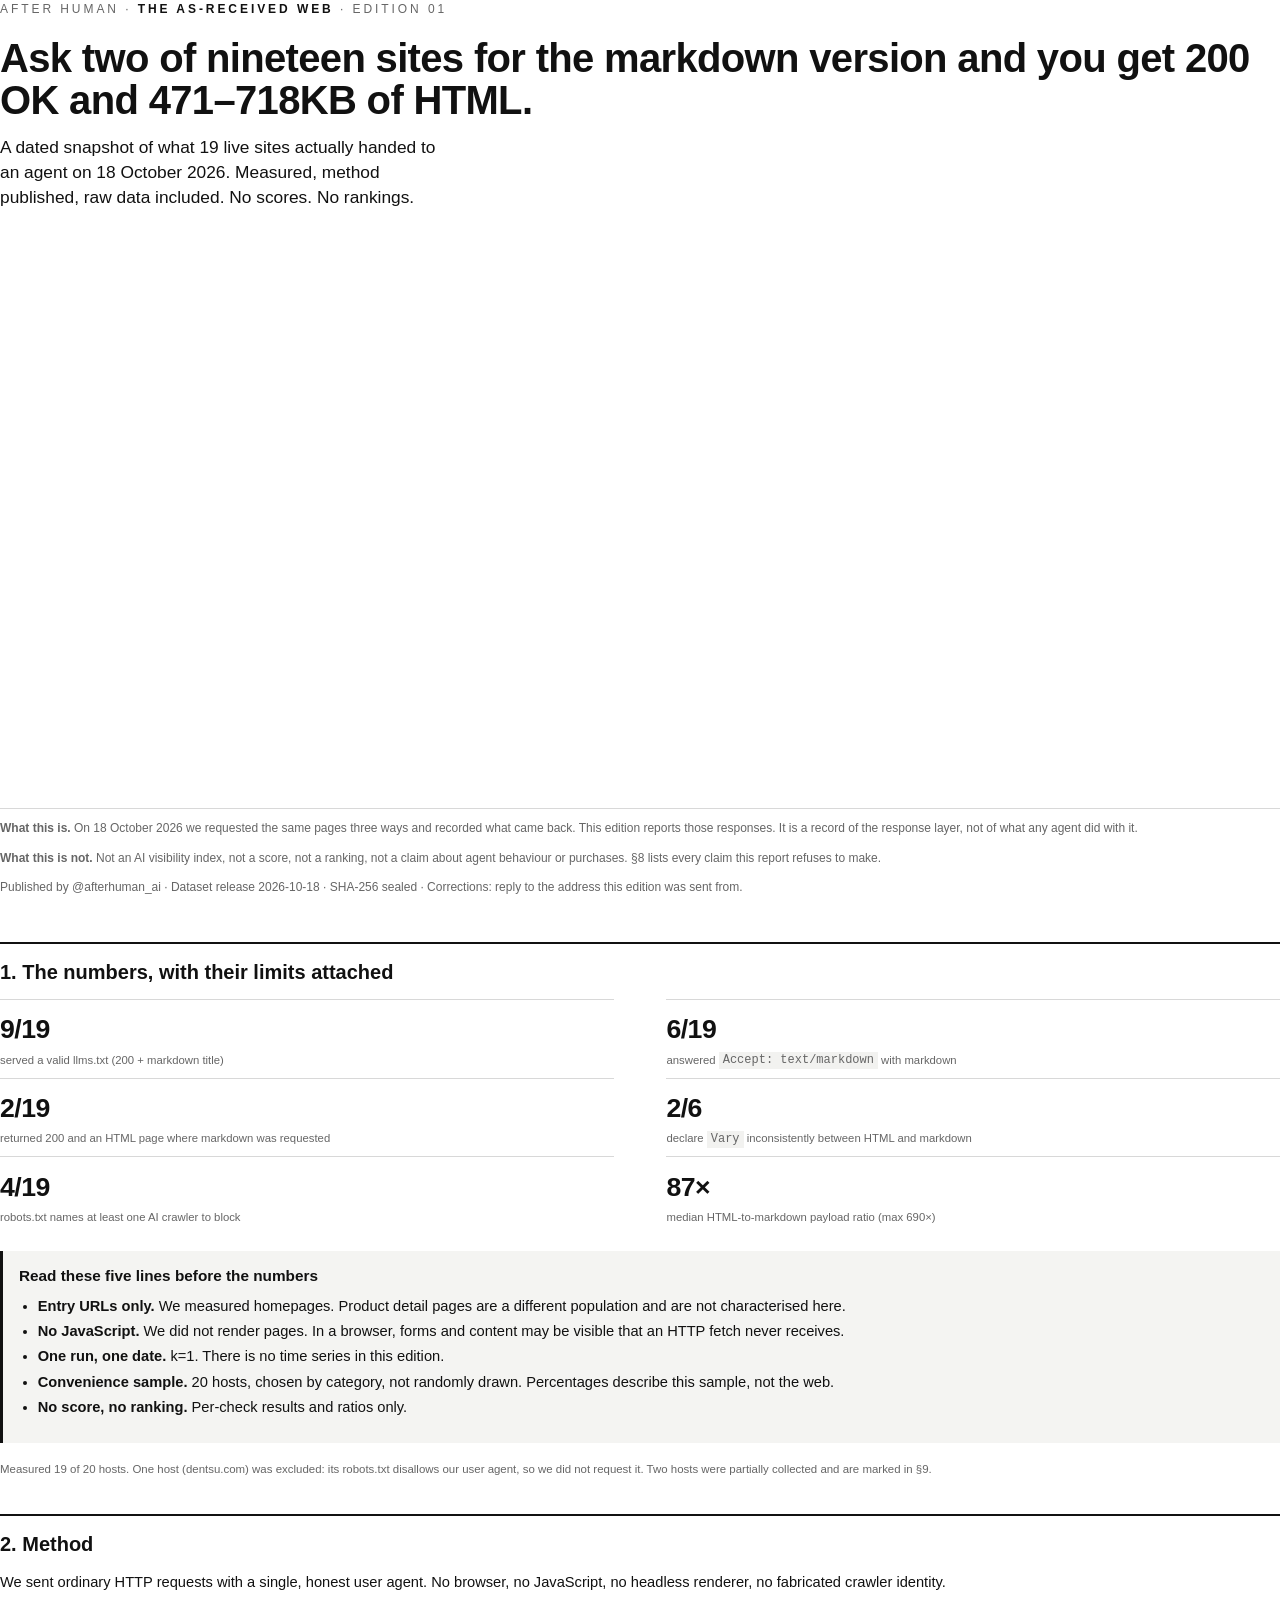
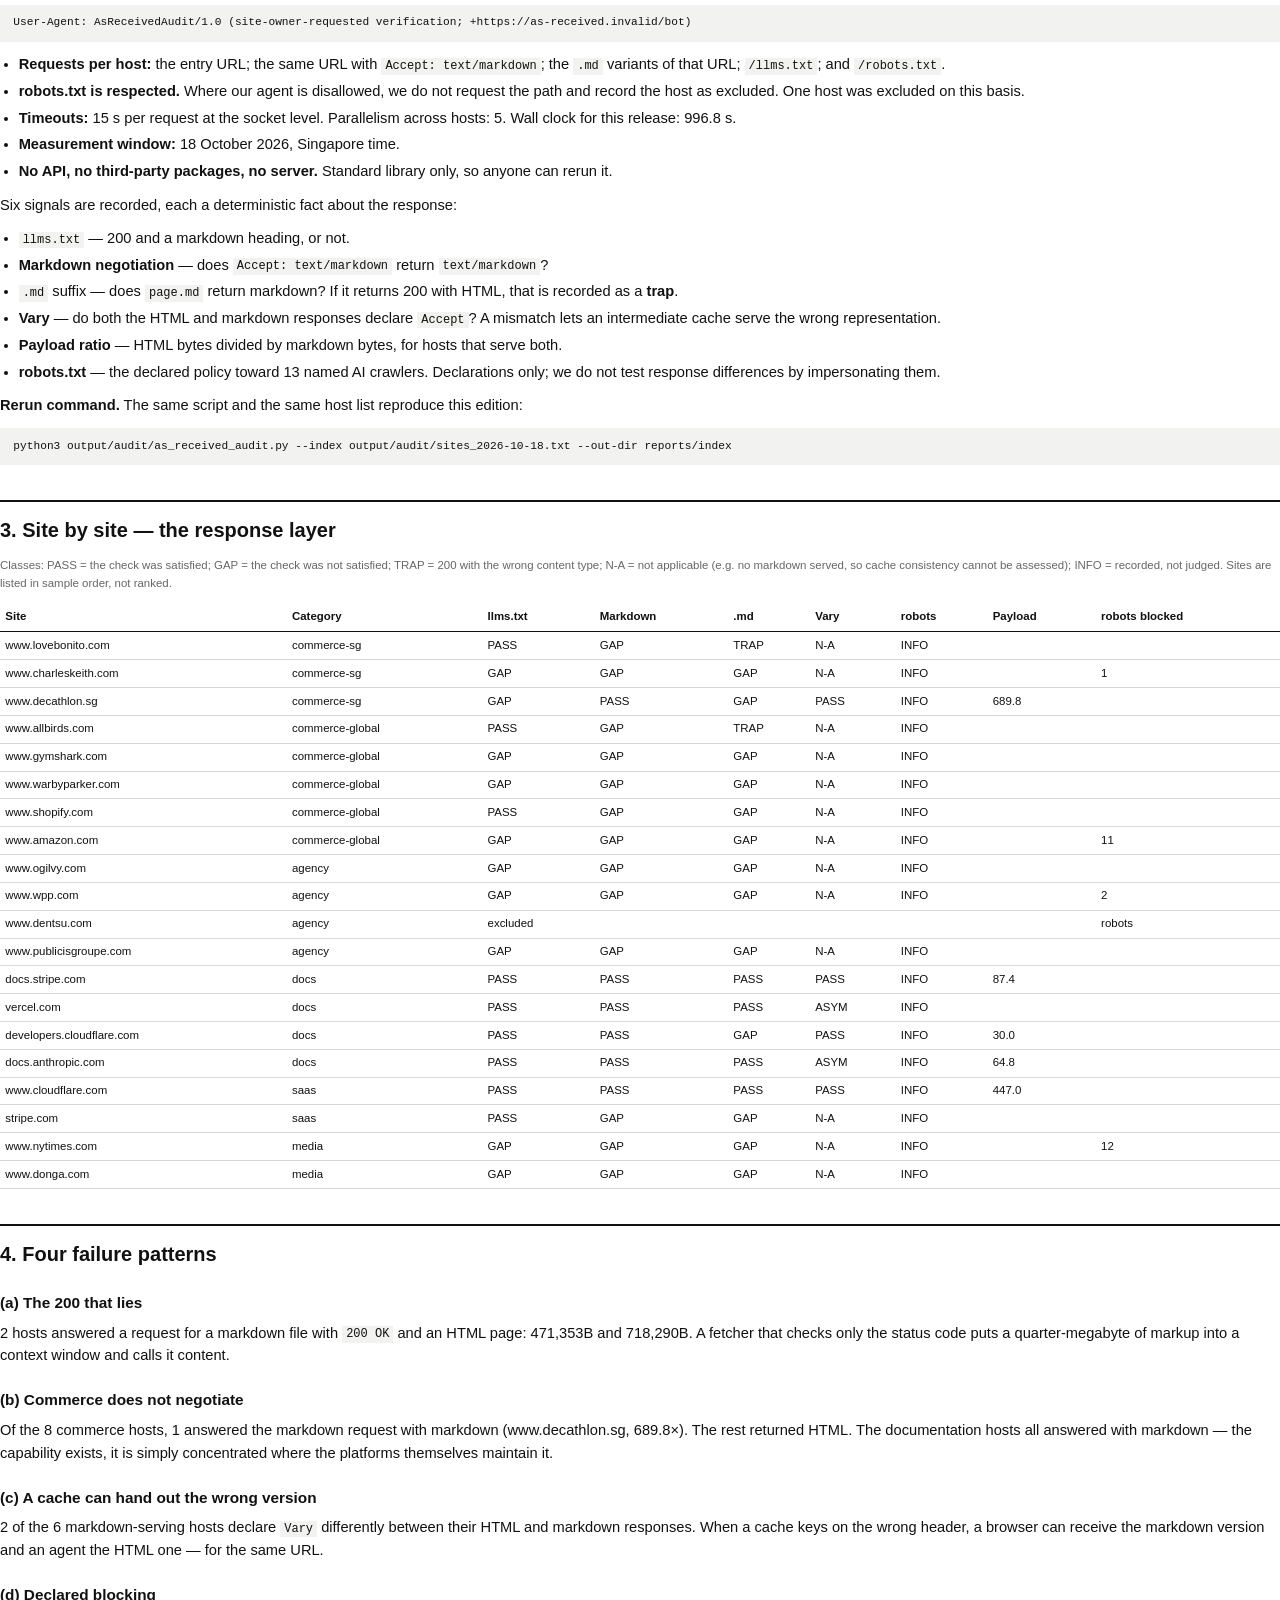
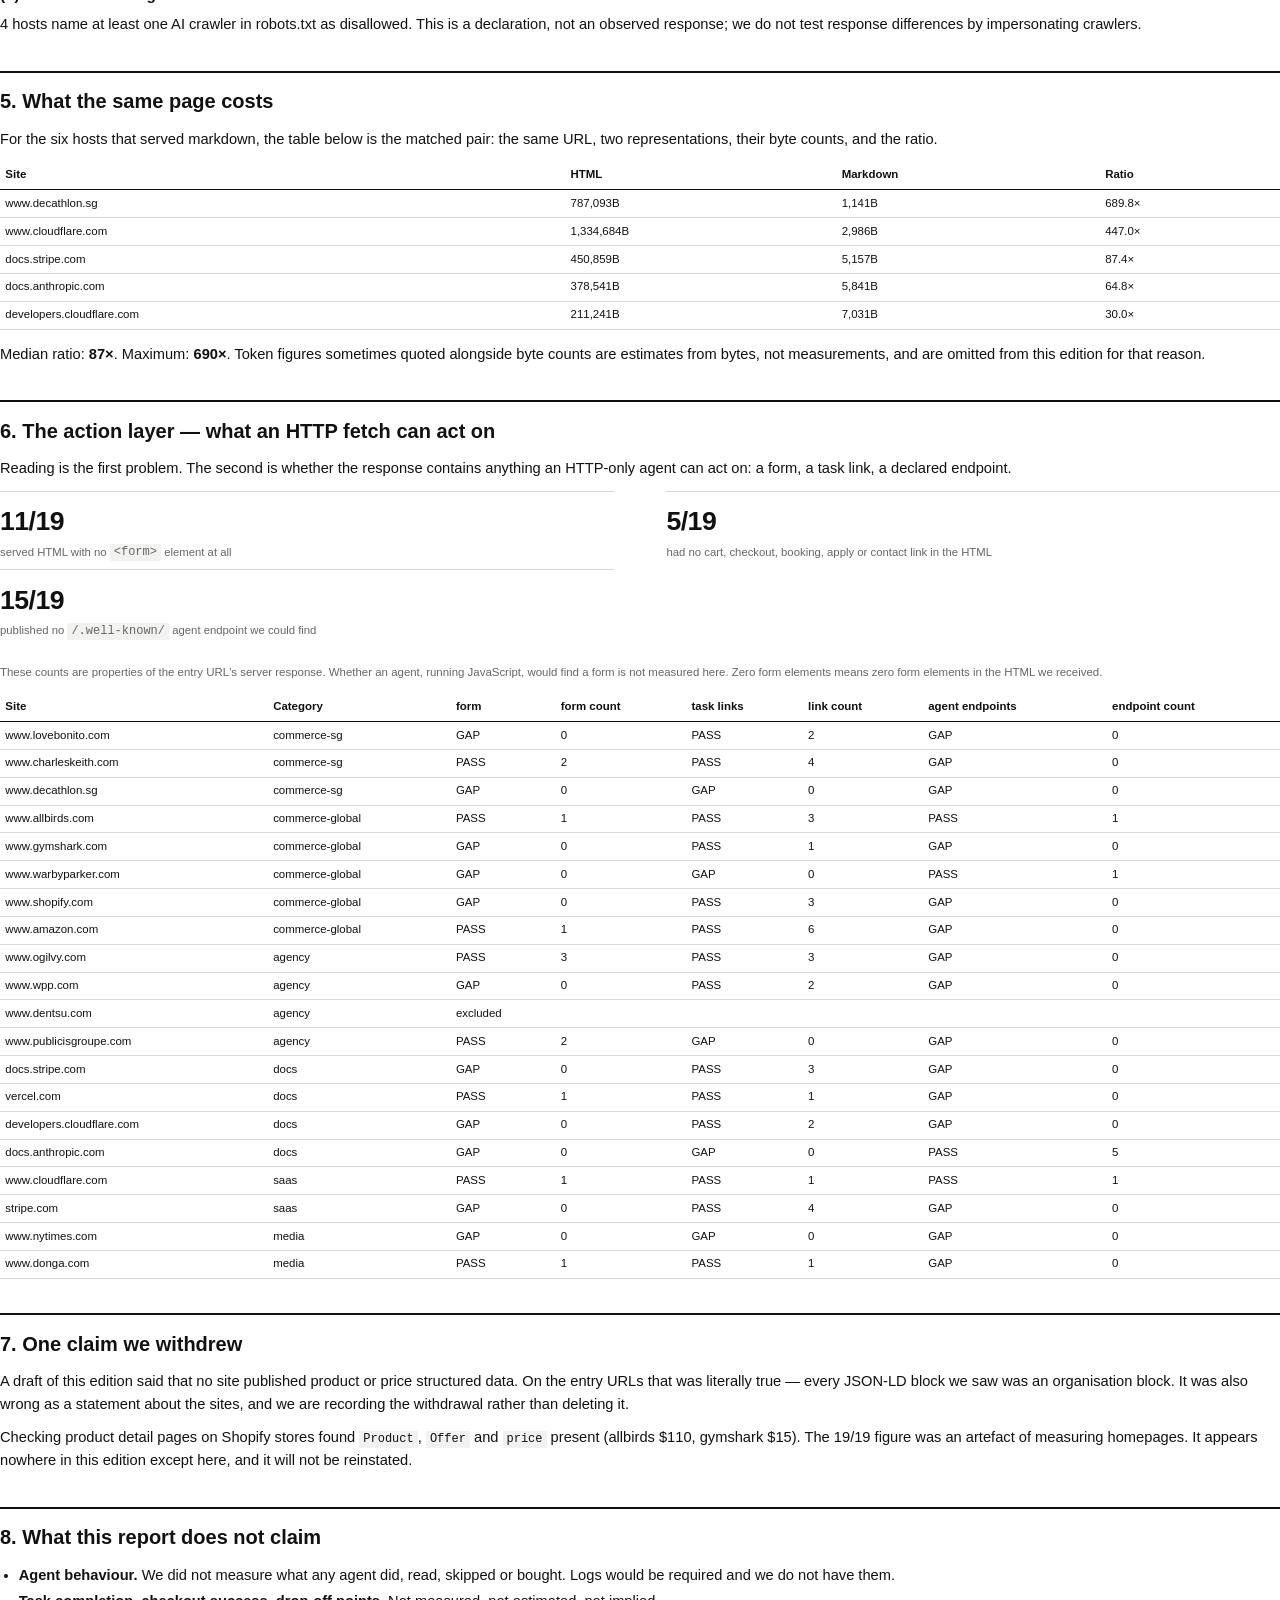
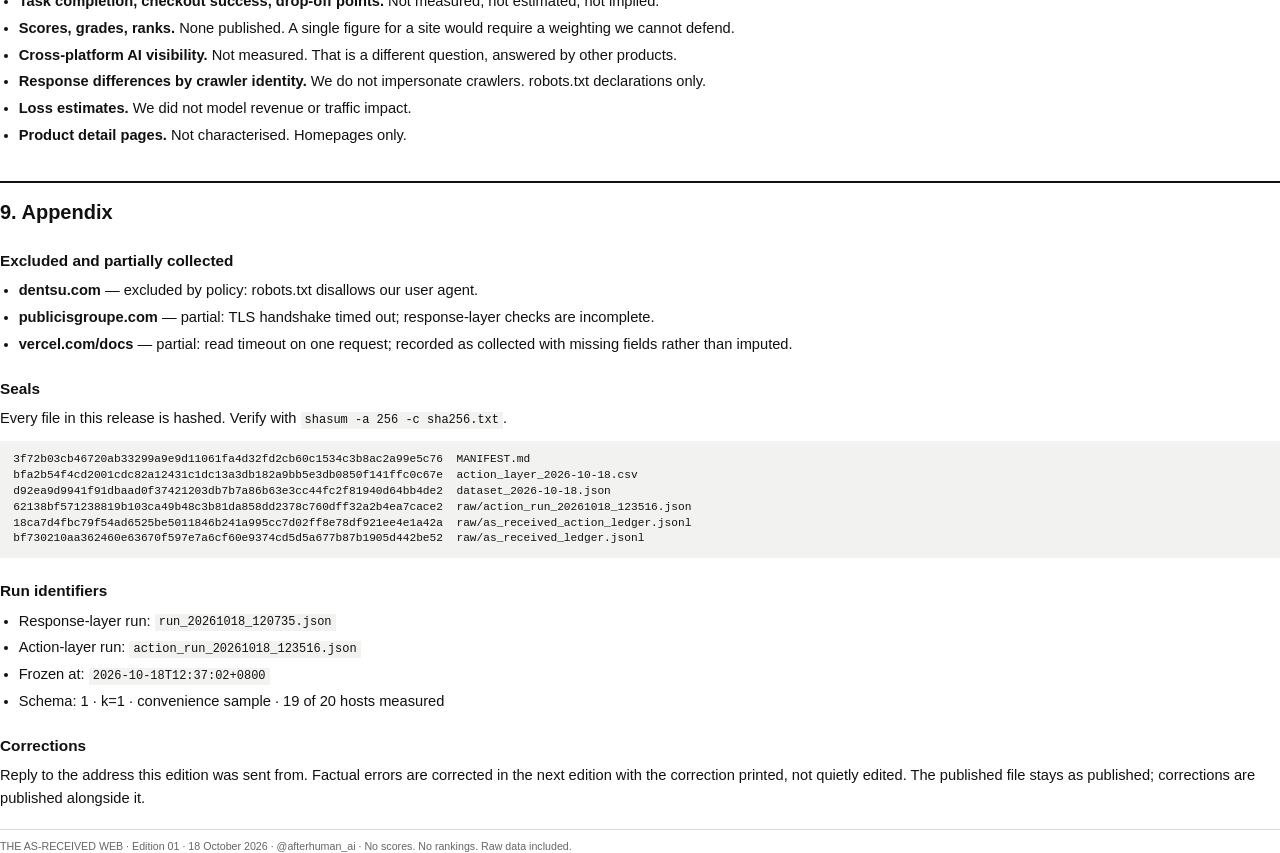
<file: edition-01.html>
<!doctype html>
<html lang="en"><head><meta charset="utf-8">
<title>The As-Received Web — Edition 01 — 18 October 2026</title>
<style>
  @page { size: A4; margin: 18mm 16mm; }
  :root { --ink:#111; --mute:#666; --line:#d8d8d8; --accent:#111; }
  * { box-sizing: border-box; }
  body { margin:0; color:var(--ink); font:11pt/1.55 -apple-system, "Segoe UI", Helvetica, Arial, sans-serif; }
  h1 { font-size:30pt; line-height:1.05; margin:0 0 10pt; letter-spacing:-0.5pt; }
  h2 { font-size:15pt; margin:26pt 0 8pt; padding-top:10pt; border-top:1.5pt solid var(--ink); }
  h3 { font-size:11.5pt; margin:16pt 0 5pt; }
  p { margin:0 0 8pt; }
  .cover { min-height:240mm; display:flex; flex-direction:column; justify-content:space-between; page-break-after:always; }
  .kicker { font-size:9pt; letter-spacing:2.2pt; text-transform:uppercase; color:var(--mute); margin-bottom:14pt; }
  .kicker b { color:var(--ink); }
  .lede { font-size:13pt; line-height:1.45; max-width:120mm; }
  .meta { font-size:9pt; color:var(--mute); border-top:.75pt solid var(--line); padding-top:8pt; }
  .numbers { display:grid; grid-template-columns:1fr 1fr; gap:0 14mm; margin:6pt 0 12pt; }
  .num { border-top:.75pt solid var(--line); padding:7pt 0 6pt; }
  .num .v { font-size:20pt; font-weight:700; letter-spacing:-.4pt; display:block; }
  .num .l { font-size:8.5pt; color:var(--mute); display:block; margin-top:1pt; }
  .limits { background:#f4f4f2; border-left:2.5pt solid var(--ink); padding:10pt 12pt; margin:10pt 0 14pt; }
  .limits h3 { margin:0 0 5pt; }
  .limits li { margin:0 0 2pt; }
  table { width:100%; border-collapse:collapse; font-size:8.6pt; margin:6pt 0 10pt; }
  th { text-align:left; font-weight:600; border-bottom:1pt solid var(--ink); padding:4pt 4pt; }
  td { border-bottom:.5pt solid var(--line); padding:3.4pt 4pt; }
  td.pass { color:#1a6b2f; font-weight:600; }
  td.gap { color:#8a4a00; font-weight:600; }
  td.trap { color:#a11616; font-weight:700; }
  td.na, td.info { color:var(--mute); }
  .small { font-size:8.6pt; color:var(--mute); }
  ul { margin:0 0 8pt; padding-left:14pt; }
  li { margin:0 0 3pt; }
  .claim { border:1pt solid var(--ink); padding:10pt 12pt; margin:10pt 0; font-size:10.5pt; }
  .quote { font-size:13pt; line-height:1.4; margin:8pt 0 10pt; }
  .pagebreak { page-break-before:always; }
  code { font:9pt/1.4 ui-monospace, SFMono-Regular, Menlo, monospace; background:#f2f2f0; padding:1pt 3pt; }
  pre { font:8.4pt/1.42 ui-monospace, SFMono-Regular, Menlo, monospace; background:#f2f2f0; padding:8pt 10pt; overflow-wrap:anywhere; white-space:pre-wrap; }
  footer { margin-top:14pt; border-top:.75pt solid var(--line); padding-top:6pt; font-size:8pt; color:var(--mute); }
</style></head><body>

<section class="cover">
  <div>
    <div class="kicker">AFTER HUMAN · <b>The As-Received Web</b> · Edition 01</div>
    <h1>Ask two of nineteen sites for the markdown version and you get 200 OK and 471–718KB of HTML.</h1>
    <p class="lede">A dated snapshot of what 19 live sites actually handed to an agent on 18 October 2026. Measured, method published, raw data included. No scores. No rankings.</p>
  </div>
  <div class="meta">
    <p><b>What this is.</b> On 18 October 2026 we requested the same pages three ways and recorded what came back. This edition reports those responses. It is a record of the response layer, not of what any agent did with it.</p>
    <p><b>What this is not.</b> Not an AI visibility index, not a score, not a ranking, not a claim about agent behaviour or purchases. §8 lists every claim this report refuses to make.</p>
    <p>Published by @afterhuman_ai · Dataset release 2026-10-18 · SHA-256 sealed · Corrections: reply to the address this edition was sent from.</p>
  </div>
</section>

<h2>1. The numbers, with their limits attached</h2>

<div class="numbers">
  <div class="num"><span class="v">9/19</span><span class="l">served a valid llms.txt (200 + markdown title)</span></div>
  <div class="num"><span class="v">6/19</span><span class="l">answered <code>Accept: text/markdown</code> with markdown</span></div>
  <div class="num"><span class="v">2/19</span><span class="l">returned 200 and an HTML page where markdown was requested</span></div>
  <div class="num"><span class="v">2/6</span><span class="l">declare <code>Vary</code> inconsistently between HTML and markdown</span></div>
  <div class="num"><span class="v">4/19</span><span class="l">robots.txt names at least one AI crawler to block</span></div>
  <div class="num"><span class="v">87×</span><span class="l">median HTML-to-markdown payload ratio (max 690×)</span></div>
</div>

<div class="limits">
  <h3>Read these five lines before the numbers</h3>
  <ul>
    <li><b>Entry URLs only.</b> We measured homepages. Product detail pages are a different population and are not characterised here.</li>
    <li><b>No JavaScript.</b> We did not render pages. In a browser, forms and content may be visible that an HTTP fetch never receives.</li>
    <li><b>One run, one date.</b> k=1. There is no time series in this edition.</li>
    <li><b>Convenience sample.</b> 20 hosts, chosen by category, not randomly drawn. Percentages describe this sample, not the web.</li>
    <li><b>No score, no ranking.</b> Per-check results and ratios only.</li>
  </ul>
</div>

<p class="small">Measured 19 of 20 hosts. One host (dentsu.com) was excluded: its robots.txt disallows our user agent, so we did not request it. Two hosts were partially collected and are marked in §9.</p>

<h2>2. Method</h2>

<p>We sent ordinary HTTP requests with a single, honest user agent. No browser, no JavaScript, no headless renderer, no fabricated crawler identity.</p>

<pre>User-Agent: AsReceivedAudit/1.0 (site-owner-requested verification; +https://as-received.invalid/bot)</pre>

<ul>
  <li><b>Requests per host:</b> the entry URL; the same URL with <code>Accept: text/markdown</code>; the <code>.md</code> variants of that URL; <code>/llms.txt</code>; and <code>/robots.txt</code>.</li>
  <li><b>robots.txt is respected.</b> Where our agent is disallowed, we do not request the path and record the host as excluded. One host was excluded on this basis.</li>
  <li><b>Timeouts:</b> 15 s per request at the socket level. Parallelism across hosts: 5. Wall clock for this release: 996.8 s.</li>
  <li><b>Measurement window:</b> 18 October 2026, Singapore time.</li>
  <li><b>No API, no third-party packages, no server.</b> Standard library only, so anyone can rerun it.</li>
</ul>

<p>Six signals are recorded, each a deterministic fact about the response:</p>
<ul>
  <li><code>llms.txt</code> — 200 and a markdown heading, or not.</li>
  <li><b>Markdown negotiation</b> — does <code>Accept: text/markdown</code> return <code>text/markdown</code>?</li>
  <li><code>.md</code> suffix — does <code>page.md</code> return markdown? If it returns 200 with HTML, that is recorded as a <b>trap</b>.</li>
  <li><b>Vary</b> — do both the HTML and markdown responses declare <code>Accept</code>? A mismatch lets an intermediate cache serve the wrong representation.</li>
  <li><b>Payload ratio</b> — HTML bytes divided by markdown bytes, for hosts that serve both.</li>
  <li><b>robots.txt</b> — the declared policy toward 13 named AI crawlers. Declarations only; we do not test response differences by impersonating them.</li>
</ul>

<p><b>Rerun command.</b> The same script and the same host list reproduce this edition:</p>
<pre>python3 output/audit/as_received_audit.py --index output/audit/sites_2026-10-18.txt --out-dir reports/index</pre>

<h2>3. Site by site — the response layer</h2>

<p class="small">Classes: PASS = the check was satisfied; GAP = the check was not satisfied; TRAP = 200 with the wrong content type; N-A = not applicable (e.g. no markdown served, so cache consistency cannot be assessed); INFO = recorded, not judged. Sites are listed in sample order, not ranked.</p>

<table class="data"><thead><tr><th>Site</th><th>Category</th><th>llms.txt</th><th>Markdown</th><th>.md</th><th>Vary</th><th>robots</th><th>Payload</th><th>robots blocked</th></tr></thead><tbody><tr><td>www.lovebonito.com</td><td>commerce-sg</td><td>PASS</td><td>GAP</td><td>TRAP</td><td>N-A</td><td>INFO</td><td></td><td></td></tr><tr><td>www.charleskeith.com</td><td>commerce-sg</td><td>GAP</td><td>GAP</td><td>GAP</td><td>N-A</td><td>INFO</td><td></td><td>1</td></tr><tr><td>www.decathlon.sg</td><td>commerce-sg</td><td>GAP</td><td>PASS</td><td>GAP</td><td>PASS</td><td>INFO</td><td>689.8</td><td></td></tr><tr><td>www.allbirds.com</td><td>commerce-global</td><td>PASS</td><td>GAP</td><td>TRAP</td><td>N-A</td><td>INFO</td><td></td><td></td></tr><tr><td>www.gymshark.com</td><td>commerce-global</td><td>GAP</td><td>GAP</td><td>GAP</td><td>N-A</td><td>INFO</td><td></td><td></td></tr><tr><td>www.warbyparker.com</td><td>commerce-global</td><td>GAP</td><td>GAP</td><td>GAP</td><td>N-A</td><td>INFO</td><td></td><td></td></tr><tr><td>www.shopify.com</td><td>commerce-global</td><td>PASS</td><td>GAP</td><td>GAP</td><td>N-A</td><td>INFO</td><td></td><td></td></tr><tr><td>www.amazon.com</td><td>commerce-global</td><td>GAP</td><td>GAP</td><td>GAP</td><td>N-A</td><td>INFO</td><td></td><td>11</td></tr><tr><td>www.ogilvy.com</td><td>agency</td><td>GAP</td><td>GAP</td><td>GAP</td><td>N-A</td><td>INFO</td><td></td><td></td></tr><tr><td>www.wpp.com</td><td>agency</td><td>GAP</td><td>GAP</td><td>GAP</td><td>N-A</td><td>INFO</td><td></td><td>2</td></tr><tr><td>www.dentsu.com</td><td>agency</td><td>excluded</td><td></td><td></td><td></td><td></td><td></td><td>robots</td></tr><tr><td>www.publicisgroupe.com</td><td>agency</td><td>GAP</td><td>GAP</td><td>GAP</td><td>N-A</td><td>INFO</td><td></td><td></td></tr><tr><td>docs.stripe.com</td><td>docs</td><td>PASS</td><td>PASS</td><td>PASS</td><td>PASS</td><td>INFO</td><td>87.4</td><td></td></tr><tr><td>vercel.com</td><td>docs</td><td>PASS</td><td>PASS</td><td>PASS</td><td>ASYM</td><td>INFO</td><td></td><td></td></tr><tr><td>developers.cloudflare.com</td><td>docs</td><td>PASS</td><td>PASS</td><td>GAP</td><td>PASS</td><td>INFO</td><td>30.0</td><td></td></tr><tr><td>docs.anthropic.com</td><td>docs</td><td>PASS</td><td>PASS</td><td>PASS</td><td>ASYM</td><td>INFO</td><td>64.8</td><td></td></tr><tr><td>www.cloudflare.com</td><td>saas</td><td>PASS</td><td>PASS</td><td>PASS</td><td>PASS</td><td>INFO</td><td>447.0</td><td></td></tr><tr><td>stripe.com</td><td>saas</td><td>PASS</td><td>GAP</td><td>GAP</td><td>N-A</td><td>INFO</td><td></td><td></td></tr><tr><td>www.nytimes.com</td><td>media</td><td>GAP</td><td>GAP</td><td>GAP</td><td>N-A</td><td>INFO</td><td></td><td>12</td></tr><tr><td>www.donga.com</td><td>media</td><td>GAP</td><td>GAP</td><td>GAP</td><td>N-A</td><td>INFO</td><td></td><td></td></tr></tbody></table>

<h2>4. Four failure patterns</h2>

<h3>(a) The 200 that lies</h3>
<p>2 hosts answered a request for a markdown file with <code>200 OK</code> and an HTML page: 471,353B and 718,290B. A fetcher that checks only the status code puts a quarter-megabyte of markup into a context window and calls it content.</p>

<h3>(b) Commerce does not negotiate</h3>
<p>Of the 8 commerce hosts, 1 answered the markdown request with markdown (www.decathlon.sg, 689.8×). The rest returned HTML. The documentation hosts all answered with markdown — the capability exists, it is simply concentrated where the platforms themselves maintain it.</p>

<h3>(c) A cache can hand out the wrong version</h3>
<p>2 of the 6 markdown-serving hosts declare <code>Vary</code> differently between their HTML and markdown responses. When a cache keys on the wrong header, a browser can receive the markdown version and an agent the HTML one — for the same URL.</p>

<h3>(d) Declared blocking</h3>
<p>4 hosts name at least one AI crawler in robots.txt as disallowed. This is a declaration, not an observed response; we do not test response differences by impersonating crawlers.</p>

<h2>5. What the same page costs</h2>

<p>For the six hosts that served markdown, the table below is the matched pair: the same URL, two representations, their byte counts, and the ratio.</p>

<table class="data"><thead><tr><th>Site</th><th>HTML</th><th>Markdown</th><th>Ratio</th></tr></thead><tbody><tr><td>www.decathlon.sg</td><td>787,093B</td><td>1,141B</td><td>689.8×</td></tr><tr><td>www.cloudflare.com</td><td>1,334,684B</td><td>2,986B</td><td>447.0×</td></tr><tr><td>docs.stripe.com</td><td>450,859B</td><td>5,157B</td><td>87.4×</td></tr><tr><td>docs.anthropic.com</td><td>378,541B</td><td>5,841B</td><td>64.8×</td></tr><tr><td>developers.cloudflare.com</td><td>211,241B</td><td>7,031B</td><td>30.0×</td></tr></tbody></table>

<p>Median ratio: <b>87×</b>. Maximum: <b>690×</b>. Token figures sometimes quoted alongside byte counts are estimates from bytes, not measurements, and are omitted from this edition for that reason.</p>

<h2 class="pagebreak">6. The action layer — what an HTTP fetch can act on</h2>

<p>Reading is the first problem. The second is whether the response contains anything an HTTP-only agent can act on: a form, a task link, a declared endpoint.</p>

<div class="numbers">
  <div class="num"><span class="v">11/19</span><span class="l">served HTML with no <code>&lt;form&gt;</code> element at all</span></div>
  <div class="num"><span class="v">5/19</span><span class="l">had no cart, checkout, booking, apply or contact link in the HTML</span></div>
  <div class="num"><span class="v">15/19</span><span class="l">published no <code>/.well-known/</code> agent endpoint we could find</span></div>
</div>

<p class="small">These counts are properties of the entry URL's server response. Whether an agent, running JavaScript, would find a form is not measured here. Zero form elements means zero form elements in the HTML we received.</p>

<table class="data"><thead><tr><th>Site</th><th>Category</th><th>form</th><th>form count</th><th>task links</th><th>link count</th><th>agent endpoints</th><th>endpoint count</th></tr></thead><tbody><tr><td>www.lovebonito.com</td><td>commerce-sg</td><td>GAP</td><td>0</td><td>PASS</td><td>2</td><td>GAP</td><td>0</td></tr><tr><td>www.charleskeith.com</td><td>commerce-sg</td><td>PASS</td><td>2</td><td>PASS</td><td>4</td><td>GAP</td><td>0</td></tr><tr><td>www.decathlon.sg</td><td>commerce-sg</td><td>GAP</td><td>0</td><td>GAP</td><td>0</td><td>GAP</td><td>0</td></tr><tr><td>www.allbirds.com</td><td>commerce-global</td><td>PASS</td><td>1</td><td>PASS</td><td>3</td><td>PASS</td><td>1</td></tr><tr><td>www.gymshark.com</td><td>commerce-global</td><td>GAP</td><td>0</td><td>PASS</td><td>1</td><td>GAP</td><td>0</td></tr><tr><td>www.warbyparker.com</td><td>commerce-global</td><td>GAP</td><td>0</td><td>GAP</td><td>0</td><td>PASS</td><td>1</td></tr><tr><td>www.shopify.com</td><td>commerce-global</td><td>GAP</td><td>0</td><td>PASS</td><td>3</td><td>GAP</td><td>0</td></tr><tr><td>www.amazon.com</td><td>commerce-global</td><td>PASS</td><td>1</td><td>PASS</td><td>6</td><td>GAP</td><td>0</td></tr><tr><td>www.ogilvy.com</td><td>agency</td><td>PASS</td><td>3</td><td>PASS</td><td>3</td><td>GAP</td><td>0</td></tr><tr><td>www.wpp.com</td><td>agency</td><td>GAP</td><td>0</td><td>PASS</td><td>2</td><td>GAP</td><td>0</td></tr><tr><td>www.dentsu.com</td><td>agency</td><td>excluded</td><td></td><td></td><td></td><td></td><td></td></tr><tr><td>www.publicisgroupe.com</td><td>agency</td><td>PASS</td><td>2</td><td>GAP</td><td>0</td><td>GAP</td><td>0</td></tr><tr><td>docs.stripe.com</td><td>docs</td><td>GAP</td><td>0</td><td>PASS</td><td>3</td><td>GAP</td><td>0</td></tr><tr><td>vercel.com</td><td>docs</td><td>PASS</td><td>1</td><td>PASS</td><td>1</td><td>GAP</td><td>0</td></tr><tr><td>developers.cloudflare.com</td><td>docs</td><td>GAP</td><td>0</td><td>PASS</td><td>2</td><td>GAP</td><td>0</td></tr><tr><td>docs.anthropic.com</td><td>docs</td><td>GAP</td><td>0</td><td>GAP</td><td>0</td><td>PASS</td><td>5</td></tr><tr><td>www.cloudflare.com</td><td>saas</td><td>PASS</td><td>1</td><td>PASS</td><td>1</td><td>PASS</td><td>1</td></tr><tr><td>stripe.com</td><td>saas</td><td>GAP</td><td>0</td><td>PASS</td><td>4</td><td>GAP</td><td>0</td></tr><tr><td>www.nytimes.com</td><td>media</td><td>GAP</td><td>0</td><td>GAP</td><td>0</td><td>GAP</td><td>0</td></tr><tr><td>www.donga.com</td><td>media</td><td>PASS</td><td>1</td><td>PASS</td><td>1</td><td>GAP</td><td>0</td></tr></tbody></table>

<h2>7. One claim we withdrew</h2>

<p>A draft of this edition said that no site published product or price structured data. On the entry URLs that was literally true — every JSON-LD block we saw was an organisation block. It was also wrong as a statement about the sites, and we are recording the withdrawal rather than deleting it.</p>

<p>Checking product detail pages on Shopify stores found <code>Product</code>, <code>Offer</code> and <code>price</code> present (allbirds $110, gymshark $15). The 19/19 figure was an artefact of measuring homepages. It appears nowhere in this edition except here, and it will not be reinstated.</p>

<h2>8. What this report does not claim</h2>

<ul>
  <li><b>Agent behaviour.</b> We did not measure what any agent did, read, skipped or bought. Logs would be required and we do not have them.</li>
  <li><b>Task completion, checkout success, drop-off points.</b> Not measured, not estimated, not implied.</li>
  <li><b>Scores, grades, ranks.</b> None published. A single figure for a site would require a weighting we cannot defend.</li>
  <li><b>Cross-platform AI visibility.</b> Not measured. That is a different question, answered by other products.</li>
  <li><b>Response differences by crawler identity.</b> We do not impersonate crawlers. robots.txt declarations only.</li>
  <li><b>Loss estimates.</b> We did not model revenue or traffic impact.</li>
  <li><b>Product detail pages.</b> Not characterised. Homepages only.</li>
</ul>

<h2>9. Appendix</h2>

<h3>Excluded and partially collected</h3>
<ul>
  <li><b>dentsu.com</b> — excluded by policy: robots.txt disallows our user agent.</li>
  <li><b>publicisgroupe.com</b> — partial: TLS handshake timed out; response-layer checks are incomplete.</li>
  <li><b>vercel.com/docs</b> — partial: read timeout on one request; recorded as collected with missing fields rather than imputed.</li>
</ul>

<h3>Seals</h3>
<p>Every file in this release is hashed. Verify with <code>shasum -a 256 -c sha256.txt</code>.</p>
<pre>3f72b03cb46720ab33299a9e9d11061fa4d32fd2cb60c1534c3b8ac2a99e5c76  MANIFEST.md
bfa2b54f4cd2001cdc82a12431c1dc13a3db182a9bb5e3db0850f141ffc0c67e  action_layer_2026-10-18.csv
d92ea9d9941f91dbaad0f37421203db7b7a86b63e3cc44fc2f81940d64bb4de2  dataset_2026-10-18.json
62138bf571238819b103ca49b48c3b81da858dd2378c760dff32a2b4ea7cace2  raw/action_run_20261018_123516.json
18ca7d4fbc79f54ad6525be5011846b241a995cc7d02ff8e78df921ee4e1a42a  raw/as_received_action_ledger.jsonl
bf730210aa362460e63670f597e7a6cf60e9374cd5d5a677b87b1905d442be52  raw/as_received_ledger.jsonl</pre>

<h3>Run identifiers</h3>
<ul>
  <li>Response-layer run: <code>run_20261018_120735.json</code></li>
  <li>Action-layer run: <code>action_run_20261018_123516.json</code></li>
  <li>Frozen at: <code>2026-10-18T12:37:02+0800</code></li>
  <li>Schema: 1 · k=1 · convenience sample · 19 of 20 hosts measured</li>
</ul>

<h3>Corrections</h3>
<p>Reply to the address this edition was sent from. Factual errors are corrected in the next edition with the correction printed, not quietly edited. The published file stays as published; corrections are published alongside it.</p>

<footer>THE AS-RECEIVED WEB · Edition 01 · 18 October 2026 · @afterhuman_ai · No scores. No rankings. Raw data included.</footer>
</body></html>
</file>
<file: assets/site.css>
/* The As-Received Web — static site, no build */
@page { size: A4; margin: 18mm 16mm; }
:root { --ink:#111; --mute:#666; --line:#dcdcd8; --bg:#fbfbf9; --hi:#f2f2ee; }
* { box-sizing:border-box; }
html { -webkit-text-size-adjust:100%; }
body { margin:0; background:var(--bg); color:var(--ink);
  font:16px/1.6 -apple-system,"Segoe UI",Helvetica,Arial,sans-serif; }
.wrap { max-width:760px; margin:0 auto; padding:56px 22px 90px; }
.kicker { font-size:11px; letter-spacing:2.4px; text-transform:uppercase; color:var(--mute); }
h1 { font-size:clamp(30px,6vw,52px); line-height:1.06; letter-spacing:-1px; margin:14px 0 18px; font-weight:700; }
h2 { font-size:22px; letter-spacing:-.3px; margin:44px 0 12px; padding-top:14px; border-top:1.5px solid var(--ink); }
h3 { font-size:16px; margin:26px 0 6px; }
p { margin:0 0 12px; }
.lede { font-size:clamp(17px,2.4vw,20px); line-height:1.5; color:#222; max-width:620px; }
.meta { font-size:13px; color:var(--mute); }
a { color:var(--ink); text-underline-offset:2px; }
.grid { display:grid; grid-template-columns:repeat(auto-fit,minmax(240px,1fr)); gap:0 26px; margin:22px 0 8px; }
.cell { border-top:1px solid var(--line); padding:12px 0 10px; }
.cell .v { font-size:26px; font-weight:700; letter-spacing:-.6px; display:block; }
.cell .l { font-size:13px; color:var(--mute); display:block; margin-top:3px; }
.box { background:var(--hi); border-left:3px solid var(--ink); padding:16px 18px; margin:18px 0 4px; }
.box h3 { margin:0 0 8px; }
ul { margin:0 0 14px; padding-left:18px; }
li { margin:0 0 5px; }
table { width:100%; border-collapse:collapse; font-size:13px; margin:12px 0 6px; }
th { text-align:left; font-weight:600; border-bottom:1.5px solid var(--ink); padding:7px 6px; }
td { border-bottom:1px solid var(--line); padding:6px; }
.btn { display:inline-block; background:var(--ink); color:#fff; text-decoration:none;
  padding:13px 20px; font-weight:600; font-size:15px; margin:6px 8px 4px 0; }
.btn.off { background:#dcdcd8; color:#555; }
.note { font-size:12.5px; color:var(--mute); margin:2px 0 16px; }
pre { font:12px/1.5 ui-monospace,SFMono-Regular,Menlo,monospace; background:var(--hi);
  padding:12px 14px; overflow-wrap:anywhere; white-space:pre-wrap; }
code { font:13px ui-monospace,SFMono-Regular,Menlo,monospace; background:var(--hi); padding:1px 4px; }
footer { margin-top:56px; border-top:1px solid var(--line); padding-top:14px; font-size:12.5px; color:var(--mute); }
.small { font-size:13px; color:var(--mute); }
.tag { font-size:11px; letter-spacing:1.6px; text-transform:uppercase; color:var(--mute); }
@media print { .btn,.no-print { display:none; } body { background:#fff; } }
</file>
